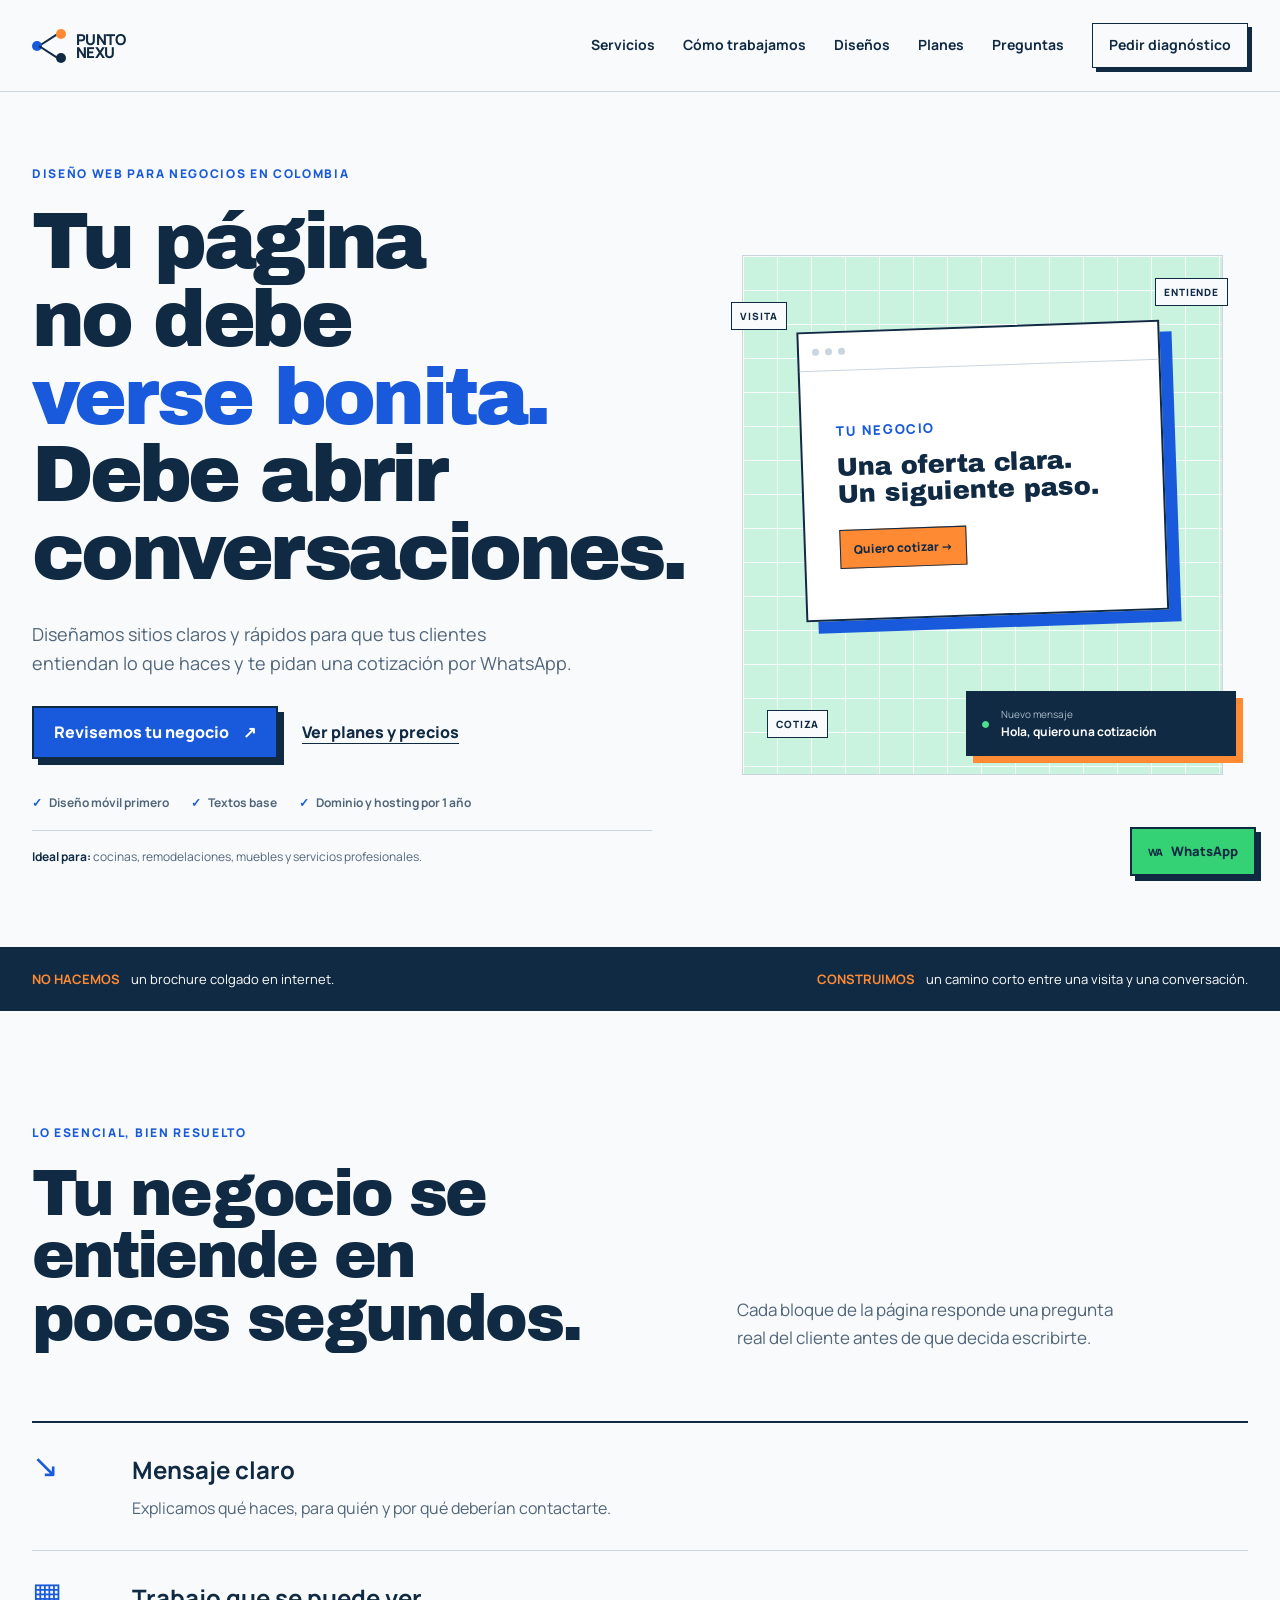
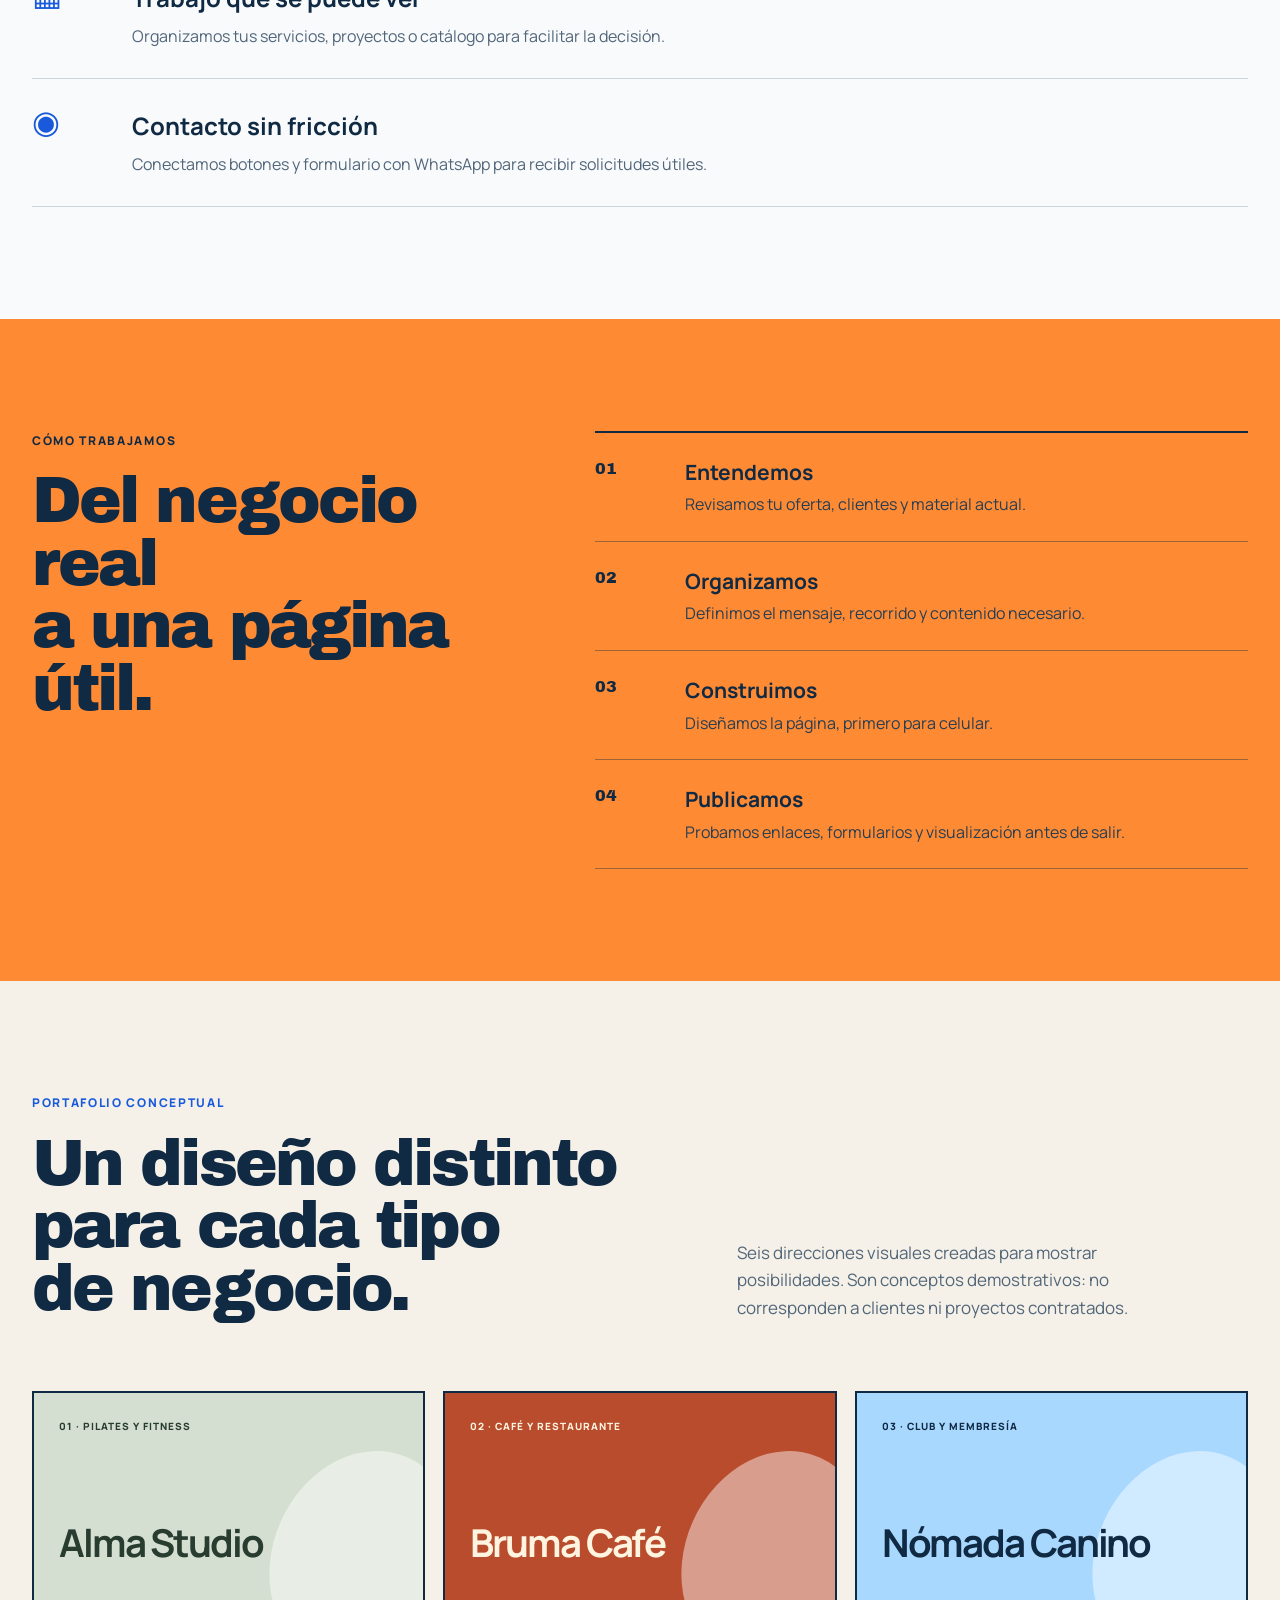
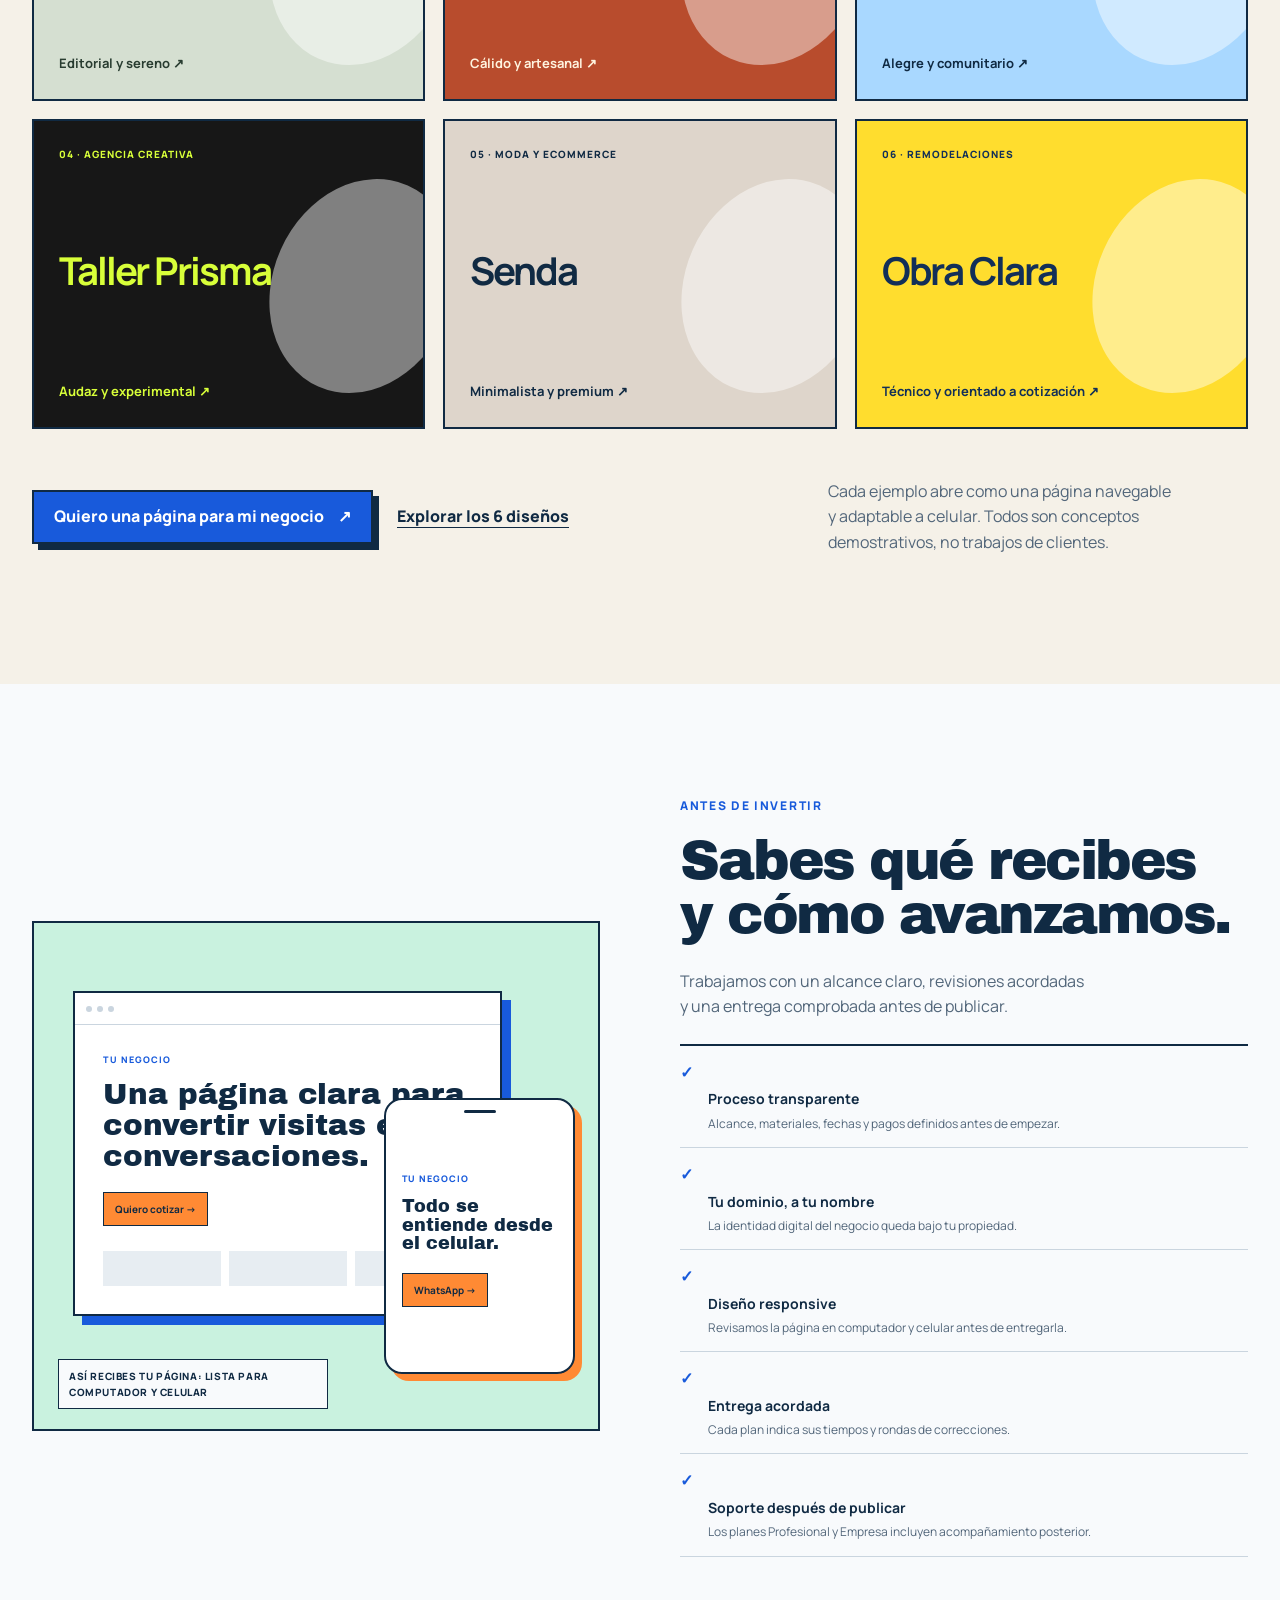
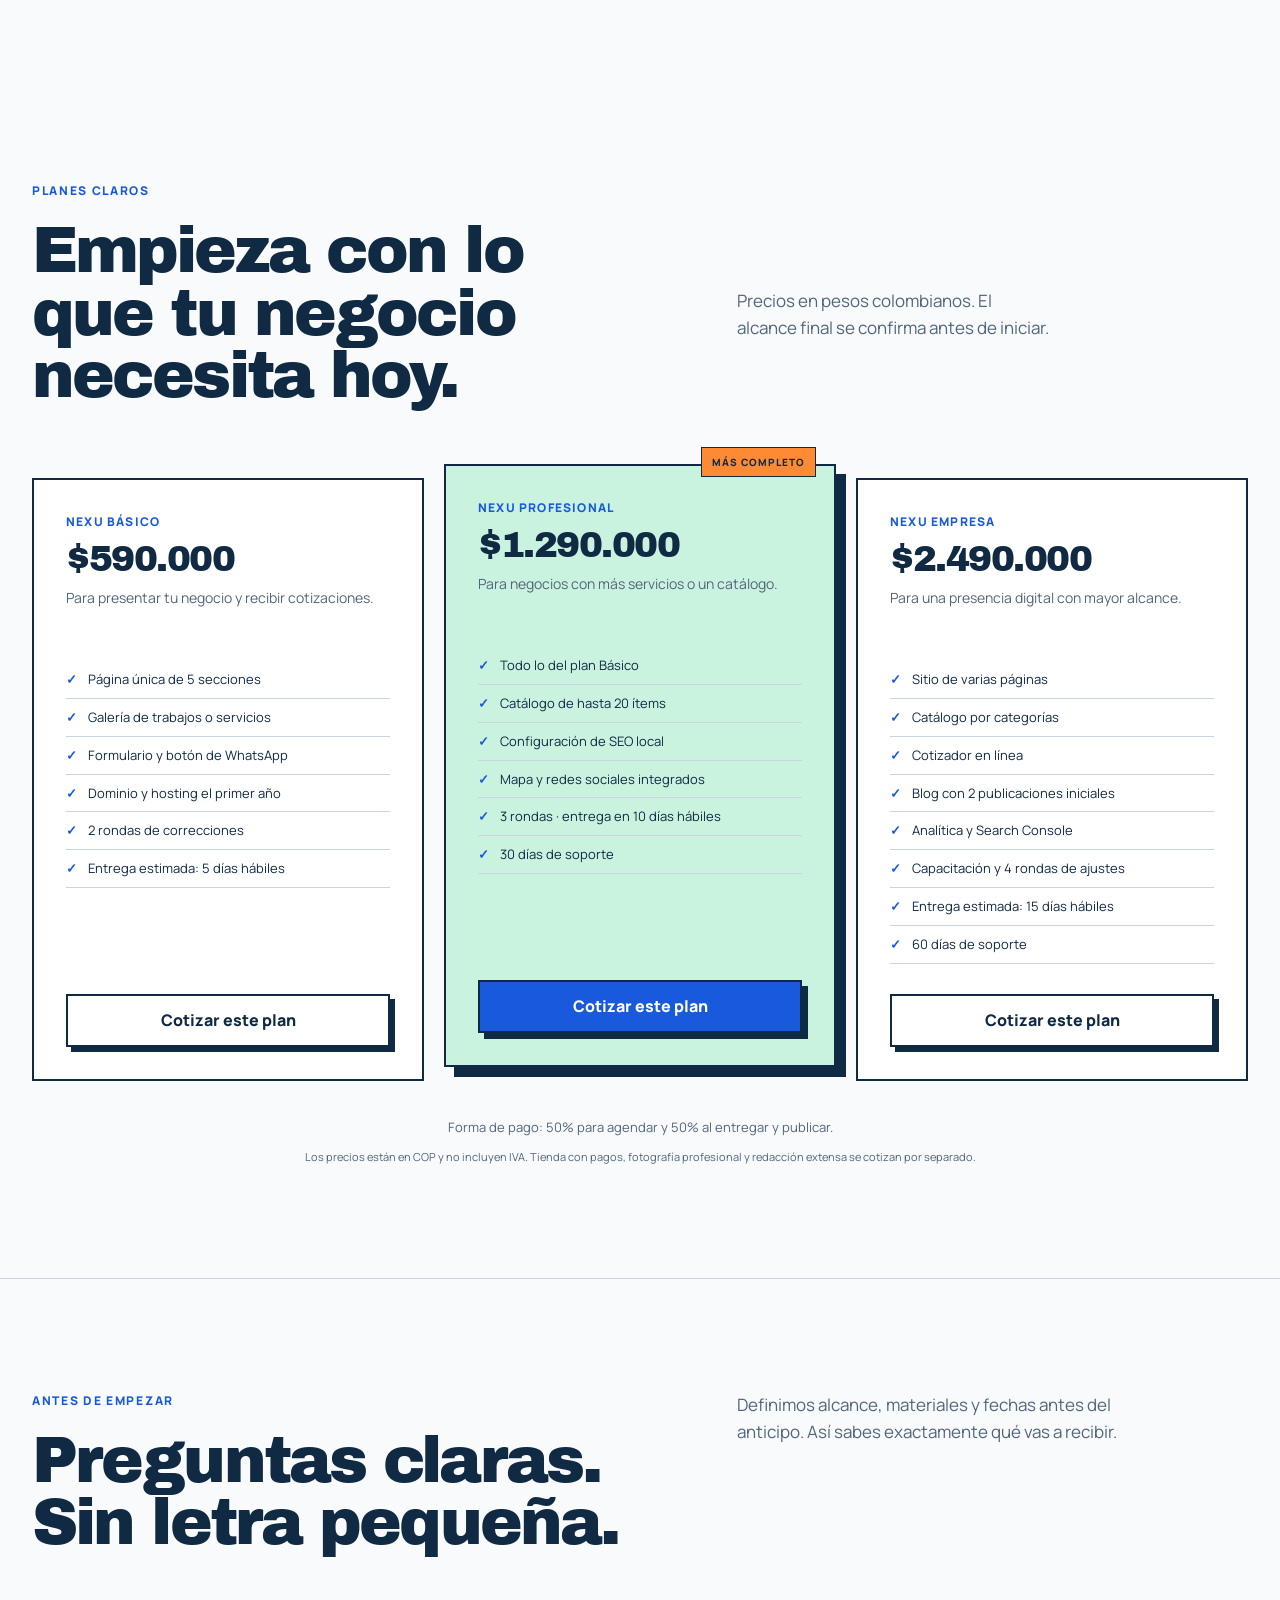
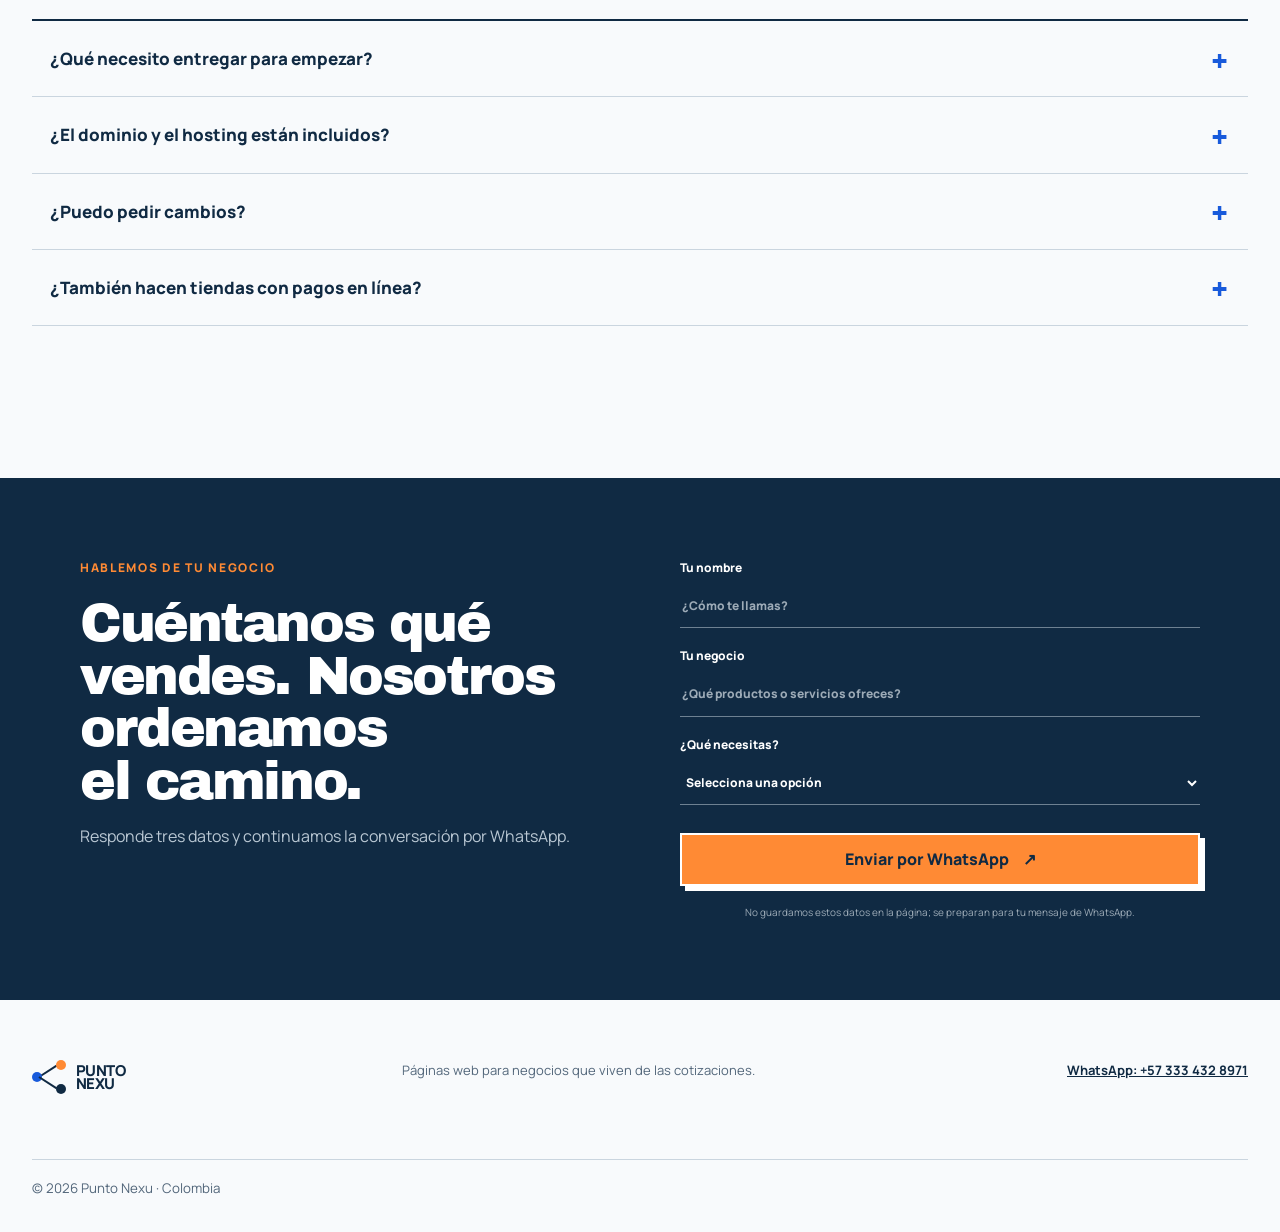
<file: index.html>
<!doctype html>
<html lang="es">
<head>
  <meta charset="utf-8">
  <meta name="viewport" content="width=device-width, initial-scale=1">
  <meta name="description" content="Punto Nexu crea páginas web para negocios que necesitan convertir visitas en conversaciones y solicitudes de cotización.">
  <meta name="theme-color" content="#102a43">
  <title>Punto Nexu | Páginas web que abren conversaciones</title>
  <link rel="preconnect" href="https://fonts.googleapis.com">
  <link rel="preconnect" href="https://fonts.gstatic.com" crossorigin>
  <link href="https://fonts.googleapis.com/css2?family=Archivo+Black&family=Manrope:wght@400;500;600;700;800&display=swap" rel="stylesheet">
  <link rel="stylesheet" href="styles.css?v=20260827-hero-fix">
  <script src="script.js" defer></script>
</head>
<body>
  <a class="skip-link" href="#contenido">Saltar al contenido</a>

  <header class="site-header" data-header>
    <a class="brand" href="#inicio" aria-label="Punto Nexu, inicio">
      <span class="brand-mark" aria-hidden="true"><i></i><i></i><i></i></span>
      <span>PUNTO<br>NEXU</span>
    </a>
    <button class="menu-button" type="button" aria-expanded="false" aria-controls="nav">Menú</button>
    <nav id="nav" aria-label="Navegación principal">
      <a href="#servicios">Servicios</a>
      <a href="#proceso">Cómo trabajamos</a>
      <a href="#portafolio">Diseños</a>
      <a href="#planes">Planes</a>
      <a href="#preguntas">Preguntas</a>
      <a class="nav-cta" href="#contacto">Pedir diagnóstico</a>
    </nav>
  </header>

  <main id="contenido">
    <section class="hero" id="inicio">
      <div class="hero-copy">
        <p class="eyebrow">Diseño web para negocios en Colombia</p>
        <h1>Tu página no debe <span>verse bonita.</span><br>Debe abrir conversaciones.</h1>
        <p class="hero-lead">Diseñamos sitios claros y rápidos para que tus clientes entiendan lo que haces y te pidan una cotización por WhatsApp.</p>
        <div class="hero-actions">
          <a class="button button-primary" href="#contacto">Revisemos tu negocio <span aria-hidden="true">↗</span></a>
          <a class="text-link" href="#planes">Ver planes y precios</a>
        </div>
        <ul class="hero-notes" aria-label="Incluido en el servicio">
          <li>Diseño móvil primero</li>
          <li>Textos base</li>
          <li>Dominio y hosting por 1 año</li>
        </ul>
        <p class="audience-note"><strong>Ideal para:</strong> cocinas, remodelaciones, muebles y servicios profesionales.</p>
      </div>

      <div class="nexu-demo" aria-label="Ejemplo del recorrido de un cliente desde una página web hasta WhatsApp">
        <div class="route route-a"><span>Visita</span></div>
        <div class="route route-b"><span>Entiende</span></div>
        <div class="route route-c"><span>Cotiza</span></div>
        <div class="demo-screen">
          <div class="screen-bar"><b></b><b></b><b></b></div>
          <div class="screen-content">
            <small>TU NEGOCIO</small>
            <strong>Una oferta clara.<br>Un siguiente paso.</strong>
            <span>Quiero cotizar →</span>
          </div>
        </div>
        <div class="message-card">
          <span class="message-dot">●</span>
          <div><small>Nuevo mensaje</small><strong>Hola, quiero una cotización</strong></div>
        </div>
      </div>
    </section>

    <section class="signal-strip" aria-label="Propuesta de valor">
      <p><strong>NO HACEMOS</strong> un brochure colgado en internet.</p>
      <p><strong>CONSTRUIMOS</strong> un camino corto entre una visita y una conversación.</p>
    </section>

    <section class="section services" id="servicios">
      <div class="section-intro">
        <p class="eyebrow">Lo esencial, bien resuelto</p>
        <h2>Tu negocio se entiende en pocos segundos.</h2>
        <p>Cada bloque de la página responde una pregunta real del cliente antes de que decida escribirte.</p>
      </div>
      <div class="service-list">
        <article>
          <span class="service-icon" aria-hidden="true">↘</span>
          <div><h3>Mensaje claro</h3><p>Explicamos qué haces, para quién y por qué deberían contactarte.</p></div>
        </article>
        <article>
          <span class="service-icon" aria-hidden="true">▦</span>
          <div><h3>Trabajo que se puede ver</h3><p>Organizamos tus servicios, proyectos o catálogo para facilitar la decisión.</p></div>
        </article>
        <article>
          <span class="service-icon" aria-hidden="true">◉</span>
          <div><h3>Contacto sin fricción</h3><p>Conectamos botones y formulario con WhatsApp para recibir solicitudes útiles.</p></div>
        </article>
      </div>
    </section>

    <section class="section process" id="proceso">
      <div class="process-heading">
        <p class="eyebrow">Cómo trabajamos</p>
        <h2>Del negocio real<br>a una página útil.</h2>
      </div>
      <ol class="steps">
        <li><span>01</span><div><h3>Entendemos</h3><p>Revisamos tu oferta, clientes y material actual.</p></div></li>
        <li><span>02</span><div><h3>Organizamos</h3><p>Definimos el mensaje, recorrido y contenido necesario.</p></div></li>
        <li><span>03</span><div><h3>Construimos</h3><p>Diseñamos la página, primero para celular.</p></div></li>
        <li><span>04</span><div><h3>Publicamos</h3><p>Probamos enlaces, formularios y visualización antes de salir.</p></div></li>
      </ol>
    </section>

    <section class="section portfolio" id="portafolio">
      <div class="section-intro">
        <p class="eyebrow">Portafolio conceptual</p>
        <h2>Un diseño distinto para cada tipo de negocio.</h2>
        <p>Seis direcciones visuales creadas para mostrar posibilidades. Son conceptos demostrativos: no corresponden a clientes ni proyectos contratados.</p>
      </div>
      <div class="portfolio-grid">
        <a class="portfolio-card concept-alma" href="portfolio/alma-studio/">
          <span>01 · PILATES Y FITNESS</span><strong>Alma Studio</strong><small>Editorial y sereno ↗</small>
        </a>
        <a class="portfolio-card concept-bruma" href="portfolio/bruma-cafe/">
          <span>02 · CAFÉ Y RESTAURANTE</span><strong>Bruma Café</strong><small>Cálido y artesanal ↗</small>
        </a>
        <a class="portfolio-card concept-nomada" href="portfolio/nomada-canino/">
          <span>03 · CLUB Y MEMBRESÍA</span><strong>Nómada Canino</strong><small>Alegre y comunitario ↗</small>
        </a>
        <a class="portfolio-card concept-prisma" href="portfolio/taller-prisma/">
          <span>04 · AGENCIA CREATIVA</span><strong>Taller Prisma</strong><small>Audaz y experimental ↗</small>
        </a>
        <a class="portfolio-card concept-senda" href="portfolio/senda-moda/">
          <span>05 · MODA Y ECOMMERCE</span><strong>Senda</strong><small>Minimalista y premium ↗</small>
        </a>
        <a class="portfolio-card concept-obra" href="portfolio/obra-clara/">
          <span>06 · REMODELACIONES</span><strong>Obra Clara</strong><small>Técnico y orientado a cotización ↗</small>
        </a>
      </div>
      <div class="portfolio-action">
        <div class="portfolio-buttons">
          <a class="button button-primary" href="#contacto">Quiero una página para mi negocio <span aria-hidden="true">↗</span></a>
          <a class="text-link" href="portfolio/">Explorar los 6 diseños</a>
        </div>
        <p>Cada ejemplo abre como una página navegable y adaptable a celular. Todos son conceptos demostrativos, no trabajos de clientes.</p>
      </div>
    </section>

    <section class="section assurance" aria-labelledby="assurance-title">
      <div class="assurance-visual" aria-label="Representación de una página terminada en computador y celular">
        <div class="device device-desktop" aria-hidden="true">
          <div class="device-bar"><i></i><i></i><i></i></div>
          <div class="device-page">
            <span>Tu negocio</span>
            <strong>Una página clara para convertir visitas en conversaciones.</strong>
            <b>Quiero cotizar →</b>
            <div class="device-lines"><i></i><i></i><i></i></div>
          </div>
        </div>
        <div class="device device-mobile" aria-hidden="true">
          <div class="mobile-speaker"></div>
          <div class="device-page">
            <span>Tu negocio</span>
            <strong>Todo se entiende desde el celular.</strong>
            <b>WhatsApp →</b>
          </div>
        </div>
        <span class="delivery-label">Así recibes tu página: lista para computador y celular</span>
      </div>
      <div class="assurance-copy">
        <p class="eyebrow">Antes de invertir</p>
        <h2 id="assurance-title">Sabes qué recibes y cómo avanzamos.</h2>
        <p class="assurance-lead">Trabajamos con un alcance claro, revisiones acordadas y una entrega comprobada antes de publicar.</p>
        <ul class="trust-list">
          <li><strong>Proceso transparente</strong><span>Alcance, materiales, fechas y pagos definidos antes de empezar.</span></li>
          <li><strong>Tu dominio, a tu nombre</strong><span>La identidad digital del negocio queda bajo tu propiedad.</span></li>
          <li><strong>Diseño responsive</strong><span>Revisamos la página en computador y celular antes de entregarla.</span></li>
          <li><strong>Entrega acordada</strong><span>Cada plan indica sus tiempos y rondas de correcciones.</span></li>
          <li><strong>Soporte después de publicar</strong><span>Los planes Profesional y Empresa incluyen acompañamiento posterior.</span></li>
        </ul>
      </div>
    </section>

    <section class="section plans" id="planes">
      <div class="section-intro plans-intro">
        <p class="eyebrow">Planes claros</p>
        <h2>Empieza con lo que tu negocio necesita hoy.</h2>
        <p>Precios en pesos colombianos. El alcance final se confirma antes de iniciar.</p>
      </div>
      <div class="plan-grid">
        <article class="plan-card">
          <p class="plan-name">Nexu Básico</p>
          <h3>$590.000</h3>
          <p class="plan-for">Para presentar tu negocio y recibir cotizaciones.</p>
          <ul>
            <li>Página única de 5 secciones</li>
            <li>Galería de trabajos o servicios</li>
            <li>Formulario y botón de WhatsApp</li>
            <li>Dominio y hosting el primer año</li>
            <li>2 rondas de correcciones</li>
            <li>Entrega estimada: 5 días hábiles</li>
          </ul>
          <a class="button button-secondary" href="#contacto" data-plan="Nexu Básico">Cotizar este plan</a>
        </article>
        <article class="plan-card featured">
          <p class="recommendation">Más completo</p>
          <p class="plan-name">Nexu Profesional</p>
          <h3>$1.290.000</h3>
          <p class="plan-for">Para negocios con más servicios o un catálogo.</p>
          <ul>
            <li>Todo lo del plan Básico</li>
            <li>Catálogo de hasta 20 ítems</li>
            <li>Configuración de SEO local</li>
            <li>Mapa y redes sociales integrados</li>
            <li>3 rondas · entrega en 10 días hábiles</li>
            <li>30 días de soporte</li>
          </ul>
          <a class="button button-primary" href="#contacto" data-plan="Nexu Profesional">Cotizar este plan</a>
        </article>
        <article class="plan-card">
          <p class="plan-name">Nexu Empresa</p>
          <h3>$2.490.000</h3>
          <p class="plan-for">Para una presencia digital con mayor alcance.</p>
          <ul>
            <li>Sitio de varias páginas</li>
            <li>Catálogo por categorías</li>
            <li>Cotizador en línea</li>
            <li>Blog con 2 publicaciones iniciales</li>
            <li>Analítica y Search Console</li>
            <li>Capacitación y 4 rondas de ajustes</li>
            <li>Entrega estimada: 15 días hábiles</li>
            <li>60 días de soporte</li>
          </ul>
          <a class="button button-secondary" href="#contacto" data-plan="Nexu Empresa">Cotizar este plan</a>
        </article>
      </div>
      <p class="payment-note">Forma de pago: 50% para agendar y 50% al entregar y publicar.</p>
      <p class="scope-note">Los precios están en COP y no incluyen IVA. Tienda con pagos, fotografía profesional y redacción extensa se cotizan por separado.</p>
    </section>

    <section class="section faq" id="preguntas">
      <div class="section-intro">
        <div>
          <p class="eyebrow">Antes de empezar</p>
          <h2>Preguntas claras.<br>Sin letra pequeña.</h2>
        </div>
        <p>Definimos alcance, materiales y fechas antes del anticipo. Así sabes exactamente qué vas a recibir.</p>
      </div>
      <div class="faq-list">
        <details>
          <summary>¿Qué necesito entregar para empezar?</summary>
          <p>Información de tu negocio, servicios, datos de contacto y las fotos o materiales que ya tengas. Nosotros organizamos el mensaje y redactamos los textos base.</p>
        </details>
        <details>
          <summary>¿El dominio y el hosting están incluidos?</summary>
          <p>Sí, durante el primer año. Antes de iniciar confirmamos el dominio disponible y dejamos claro el costo de renovación futura.</p>
        </details>
        <details>
          <summary>¿Puedo pedir cambios?</summary>
          <p>Sí. El plan Básico incluye 2 rondas de correcciones, el Profesional 3 y el Empresa 4.</p>
        </details>
        <details>
          <summary>¿También hacen tiendas con pagos en línea?</summary>
          <p>No están incluidas en estos planes. Podemos revisar el alcance y cotizar una tienda en línea por separado.</p>
        </details>
      </div>
    </section>

    <section class="contact" id="contacto">
      <div class="contact-copy">
        <p class="eyebrow">Hablemos de tu negocio</p>
        <h2>Cuéntanos qué vendes. Nosotros ordenamos el camino.</h2>
        <p>Responde tres datos y continuamos la conversación por WhatsApp.</p>
      </div>
      <form id="quote-form">
        <input type="hidden" name="plan" value="">
        <label>Tu nombre<input name="name" autocomplete="name" required placeholder="¿Cómo te llamas?"></label>
        <label>Tu negocio<input name="business" autocomplete="organization" required placeholder="¿Qué productos o servicios ofreces?"></label>
        <label>¿Qué necesitas?
          <select name="need" required>
            <option value="" selected disabled>Selecciona una opción</option>
            <option>Una página para presentar mi negocio</option>
            <option>Un catálogo de productos o servicios</option>
            <option>Un sitio web más completo</option>
            <option>No estoy seguro, necesito orientación</option>
          </select>
        </label>
        <button class="button button-primary" type="submit">Enviar por WhatsApp <span aria-hidden="true">↗</span></button>
        <p class="form-note">No guardamos estos datos en la página; se preparan para tu mensaje de WhatsApp.</p>
      </form>
    </section>
  </main>

  <a class="whatsapp-float" href="https://wa.me/573334328971?text=Hola%2C%20vengo%20de%20la%20p%C3%A1gina%20de%20Punto%20Nexu%20y%20quiero%20informaci%C3%B3n." target="_blank" rel="noopener" aria-label="Hablar con Punto Nexu por WhatsApp">
    <span class="whatsapp-symbol" aria-hidden="true">WA</span><span class="whatsapp-label">WhatsApp</span>
  </a>

  <footer>
    <a class="brand footer-brand" href="#inicio"><span class="brand-mark" aria-hidden="true"><i></i><i></i><i></i></span><span>PUNTO<br>NEXU</span></a>
    <p>Páginas web para negocios que viven de las cotizaciones.</p>
    <div><a href="https://wa.me/573334328971" rel="noopener">WhatsApp: +57 333 432 8971</a></div>
    <small>© <span id="year"></span> Punto Nexu · Colombia</small>
  </footer>
</body>
</html>
</file>
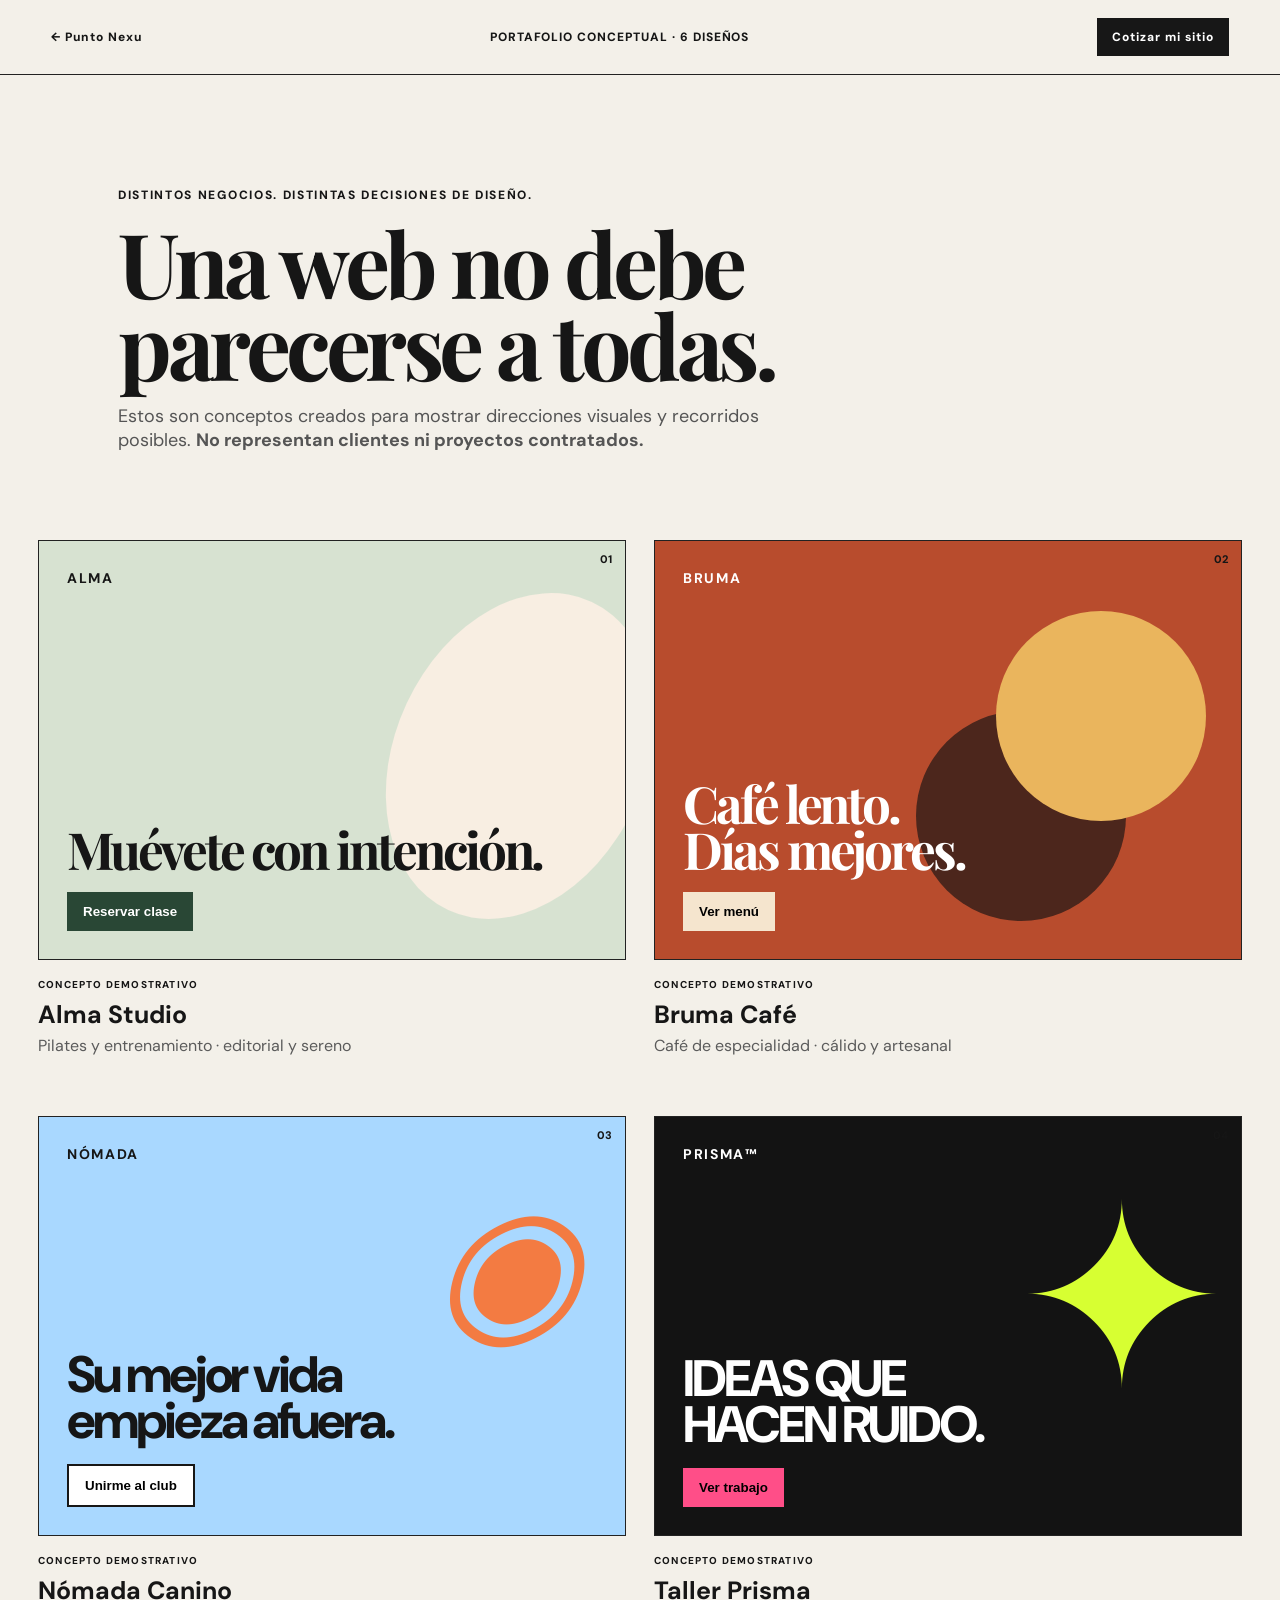
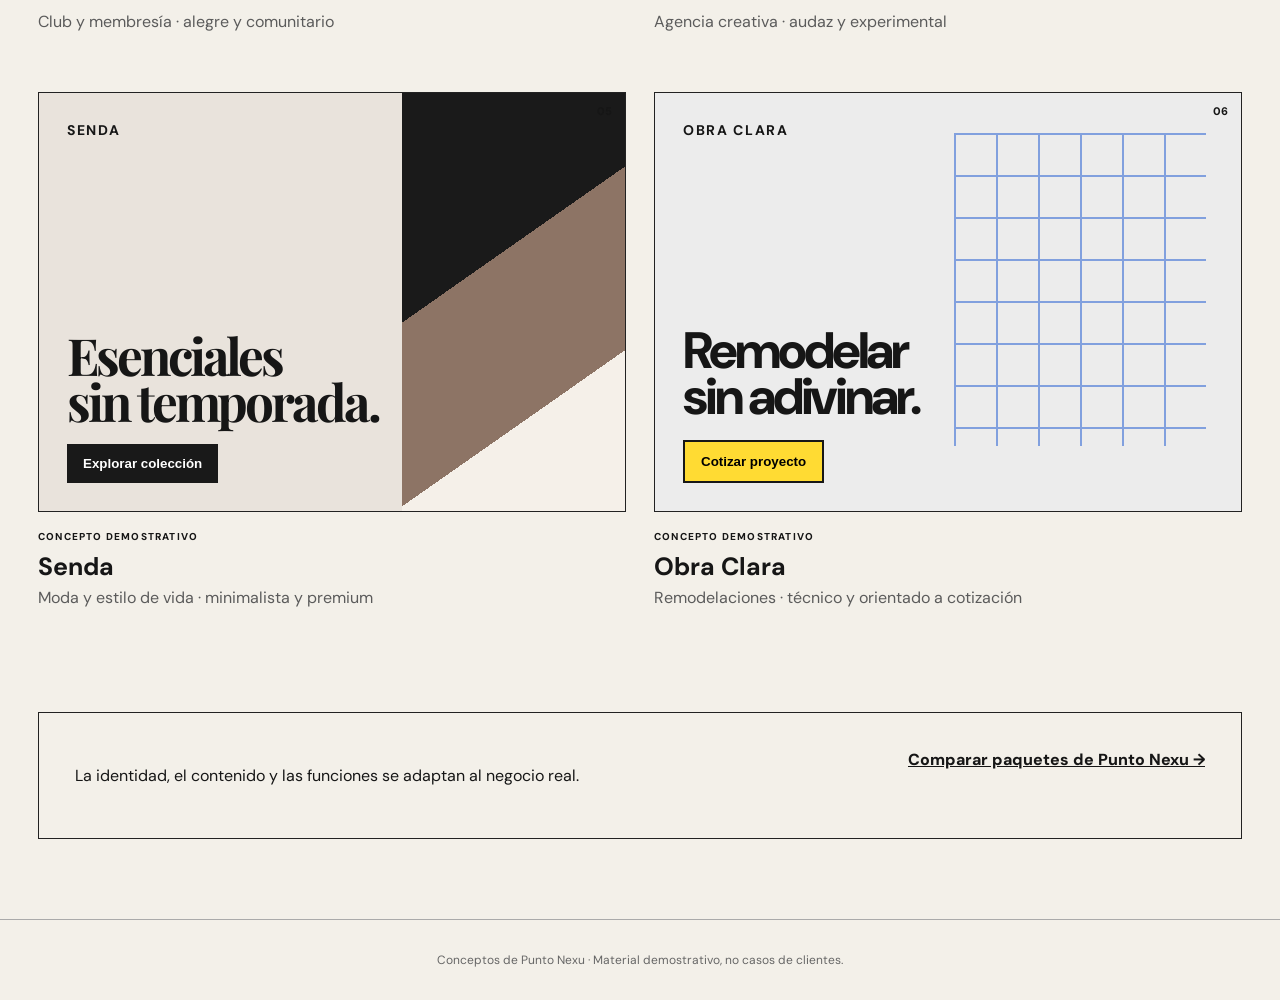
<file: portfolio/index.html>
<!doctype html>
<html lang="es"><head><meta charset="utf-8"><meta name="viewport" content="width=device-width,initial-scale=1"><title>Portafolio conceptual | Punto Nexu</title><meta name="description" content="Seis conceptos demostrativos de diseño web creados por Punto Nexu."><link rel="stylesheet" href="portfolio.css"></head>
<body><header><a class="back" href="../index.html#portafolio">← Punto Nexu</a><span>PORTAFOLIO CONCEPTUAL · 6 DISEÑOS</span><a class="cta" href="../index.html#contacto">Cotizar mi sitio</a></header>
<main><section class="intro"><p class="kicker">Distintos negocios. Distintas decisiones de diseño.</p><h1>Una web no debe parecerse a todas.</h1><p>Estos son conceptos creados para mostrar direcciones visuales y recorridos posibles. <strong>No representan clientes ni proyectos contratados.</strong></p></section>
<section class="grid" aria-label="Conceptos demostrativos">
<a class="card pilates" href="alma-studio/"><span class="num">01</span><div class="mock"><b>ALMA</b><i></i><strong>Muévete con intención.</strong><button>Reservar clase</button></div><div class="meta"><small>CONCEPTO DEMOSTRATIVO</small><h2>Alma Studio</h2><p>Pilates y entrenamiento · editorial y sereno</p></div></a>
<a class="card cafe" href="bruma-cafe/"><span class="num">02</span><div class="mock"><b>BRUMA</b><i></i><strong>Café lento.<br>Días mejores.</strong><button>Ver menú</button></div><div class="meta"><small>CONCEPTO DEMOSTRATIVO</small><h2>Bruma Café</h2><p>Café de especialidad · cálido y artesanal</p></div></a>
<a class="card dog" href="nomada-canino/"><span class="num">03</span><div class="mock"><b>NÓMADA</b><i>◉</i><strong>Su mejor vida<br>empieza afuera.</strong><button>Unirme al club</button></div><div class="meta"><small>CONCEPTO DEMOSTRATIVO</small><h2>Nómada Canino</h2><p>Club y membresía · alegre y comunitario</p></div></a>
<a class="card agency" href="taller-prisma/"><span class="num">04</span><div class="mock"><b>PRISMA™</b><i>✦</i><strong>Ideas que<br>hacen ruido.</strong><button>Ver trabajo</button></div><div class="meta"><small>CONCEPTO DEMOSTRATIVO</small><h2>Taller Prisma</h2><p>Agencia creativa · audaz y experimental</p></div></a>
<a class="card fashion" href="senda-moda/"><span class="num">05</span><div class="mock"><b>SENDA</b><i></i><strong>Esenciales<br>sin temporada.</strong><button>Explorar colección</button></div><div class="meta"><small>CONCEPTO DEMOSTRATIVO</small><h2>Senda</h2><p>Moda y estilo de vida · minimalista y premium</p></div></a>
<a class="card remodel" href="obra-clara/"><span class="num">06</span><div class="mock"><b>OBRA CLARA</b><i></i><strong>Remodelar<br>sin adivinar.</strong><button>Cotizar proyecto</button></div><div class="meta"><small>CONCEPTO DEMOSTRATIVO</small><h2>Obra Clara</h2><p>Remodelaciones · técnico y orientado a cotización</p></div></a>
</section><section class="closing"><p>La identidad, el contenido y las funciones se adaptan al negocio real.</p><a href="../index.html#planes">Comparar paquetes de Punto Nexu →</a></section></main>
<footer>Conceptos de Punto Nexu · Material demostrativo, no casos de clientes.</footer></body></html>
</file>
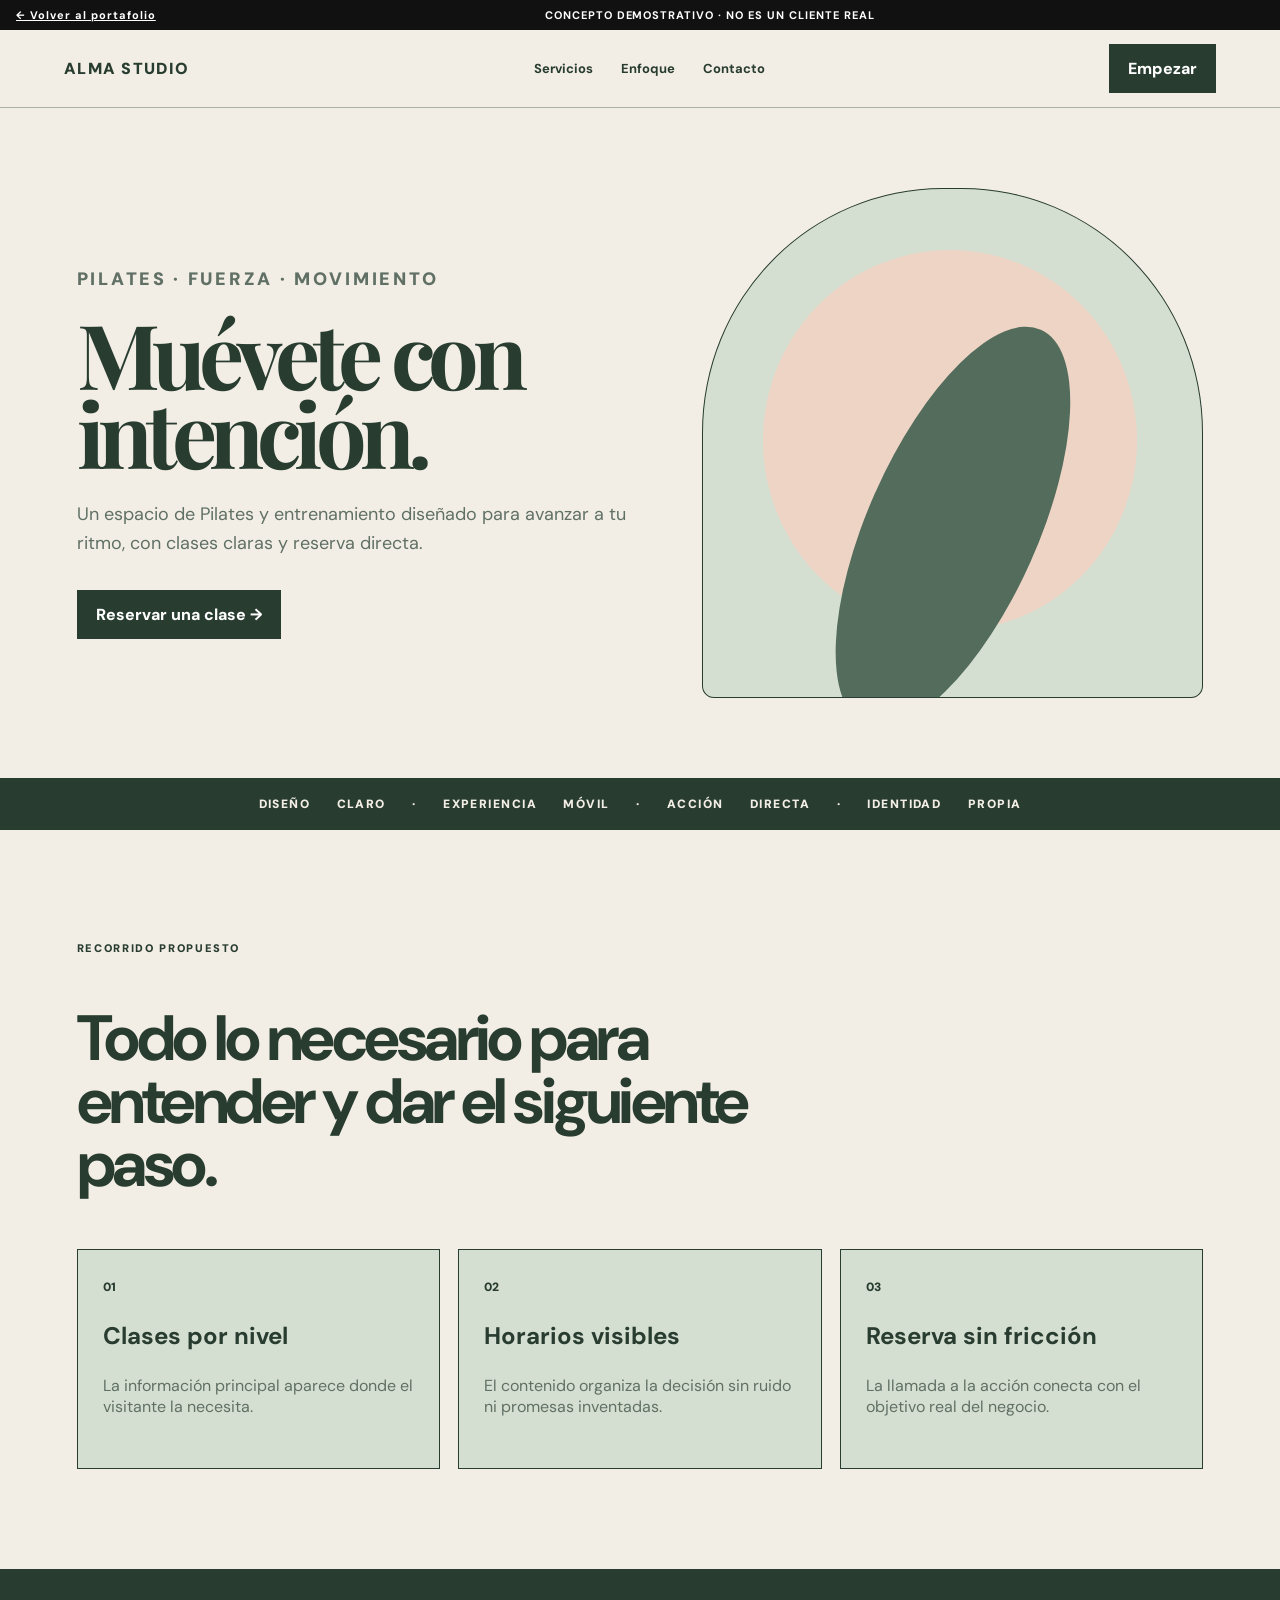
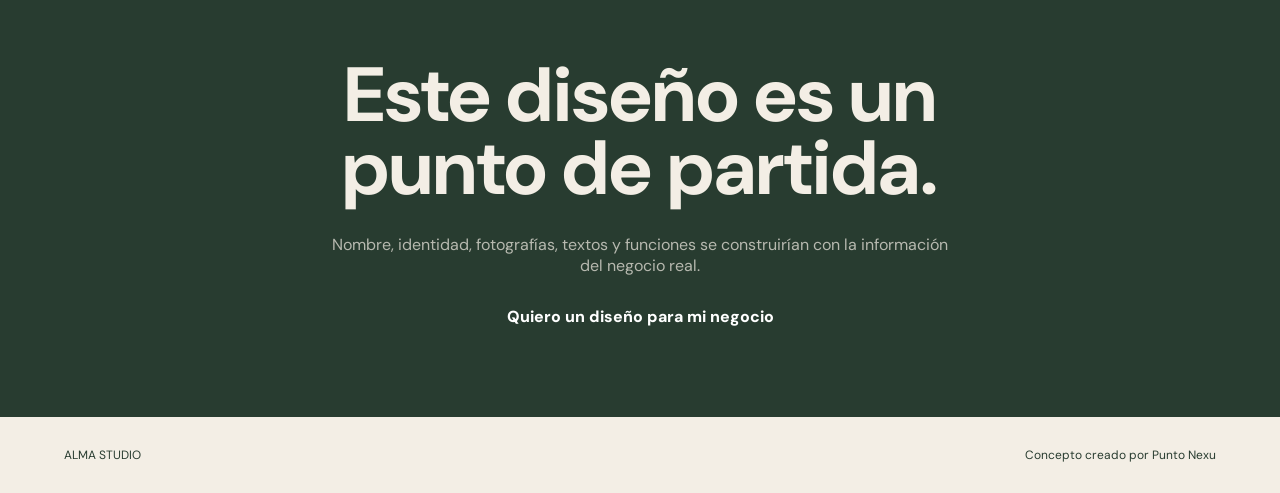
<file: portfolio/alma-studio/index.html>
<!doctype html><html lang="es"><head><meta charset="utf-8"><meta name="viewport" content="width=device-width,initial-scale=1"><title>ALMA STUDIO | Concepto Punto Nexu</title><meta name="description" content="Concepto demostrativo de diseño web para Pilates · Fuerza · Movimiento."><link rel="stylesheet" href="../demo.css"></head><body class="alma"><div class="concept"><a href="../">← Volver al portafolio</a>CONCEPTO DEMOSTRATIVO · NO ES UN CLIENTE REAL</div><header class="site-nav"><span class="logo">ALMA STUDIO</span><nav><a href="#servicios">Servicios</a><a href="#enfoque">Enfoque</a><a href="#contacto">Contacto</a></nav><a class="nav-btn" href="#contacto">Empezar</a></header><main><section class="hero"><div><p class="eyebrow">Pilates · Fuerza · Movimiento</p><h1>Muévete con intención.</h1><p>Un espacio de Pilates y entrenamiento diseñado para avanzar a tu ritmo, con clases claras y reserva directa.</p><a href="#contacto">Reservar una clase →</a></div><div class="art" aria-label="Composición gráfica demostrativa"></div></section><div class="ticker">DISEÑO CLARO · EXPERIENCIA MÓVIL · ACCIÓN DIRECTA · IDENTIDAD PROPIA</div><section class="features" id="servicios"><p class="eyebrow">Recorrido propuesto</p><h2>Todo lo necesario para entender y dar el siguiente paso.</h2><div class="feature-grid"><article><span>01</span><h3>Clases por nivel</h3><p>La información principal aparece donde el visitante la necesita.</p></article><article><span>02</span><h3>Horarios visibles</h3><p>El contenido organiza la decisión sin ruido ni promesas inventadas.</p></article><article><span>03</span><h3>Reserva sin fricción</h3><p>La llamada a la acción conecta con el objetivo real del negocio.</p></article></div></section><section class="final" id="contacto"><h2>Este diseño es un punto de partida.</h2><p>Nombre, identidad, fotografías, textos y funciones se construirían con la información del negocio real.</p><a href="../../index.html#contacto">Quiero un diseño para mi negocio</a></section></main><footer class="site-footer"><span>ALMA STUDIO</span><span>Concepto creado por Punto Nexu</span></footer></body></html>
</file>
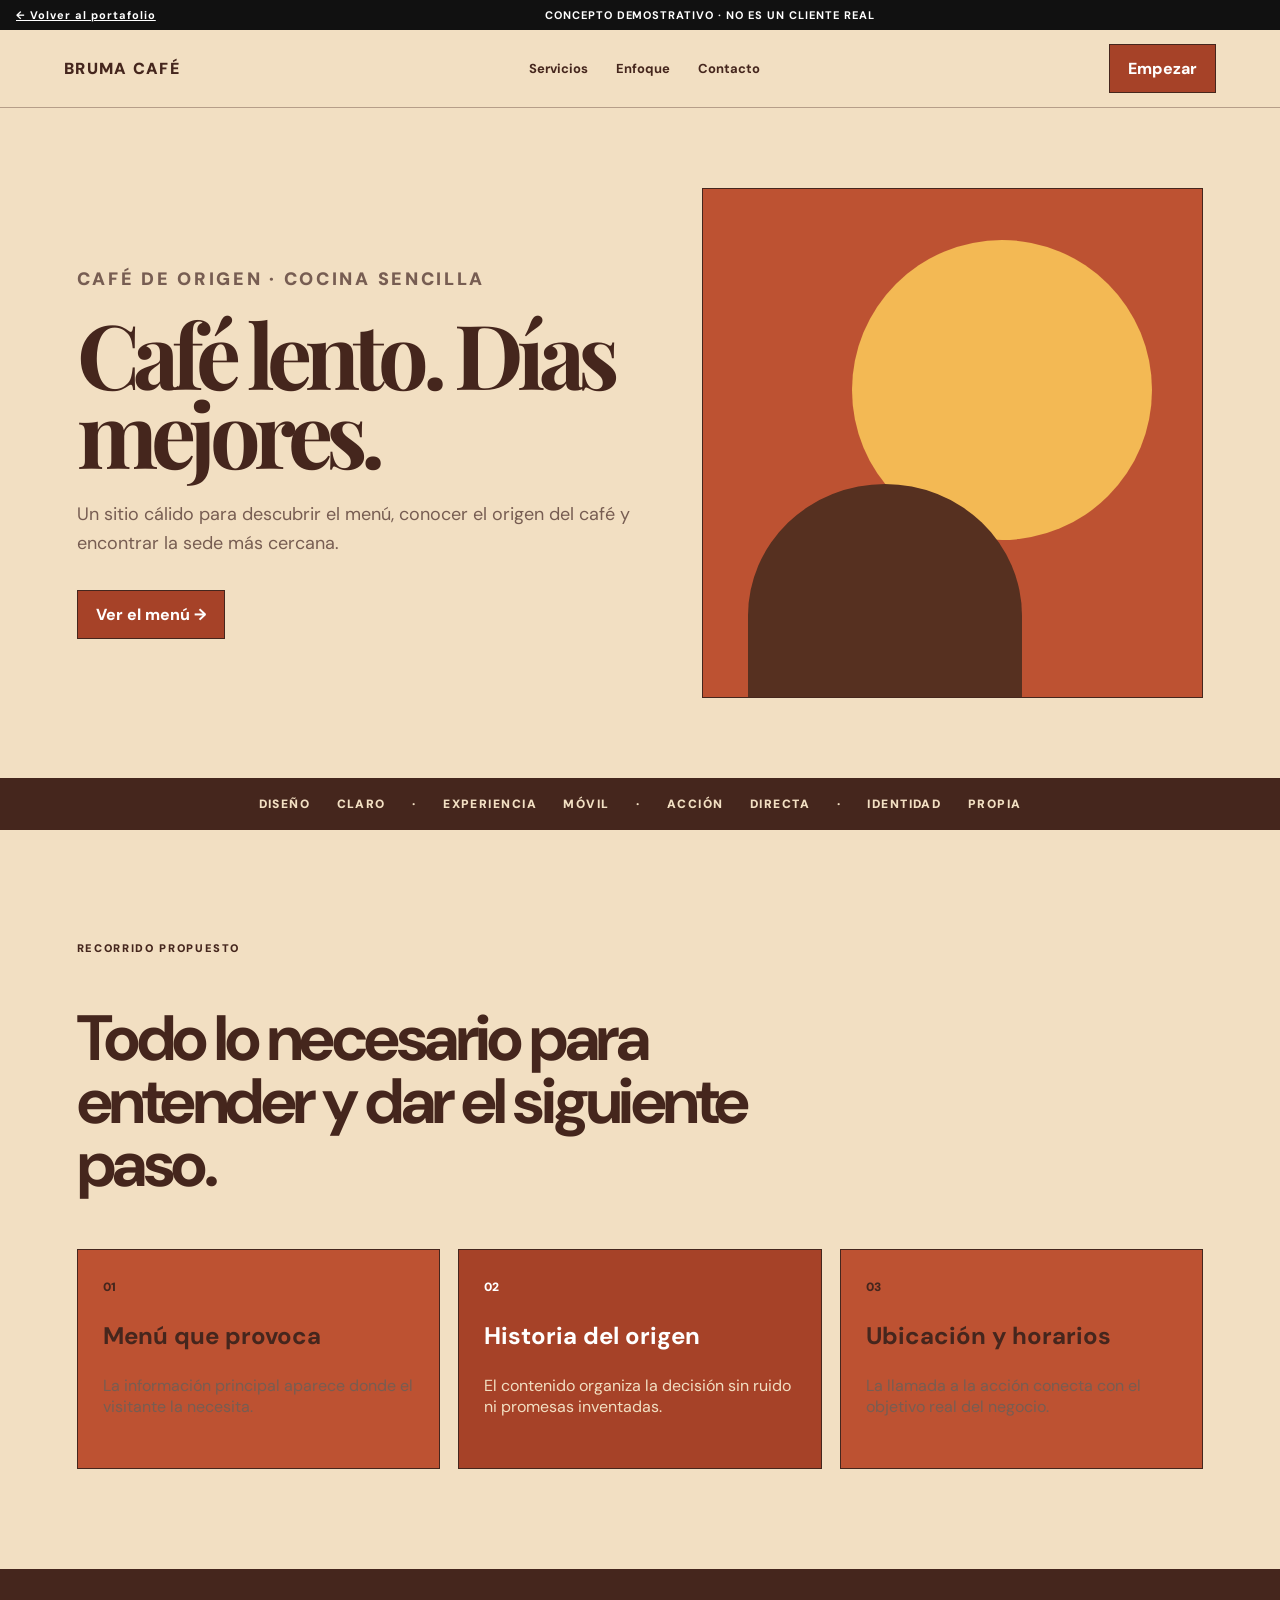
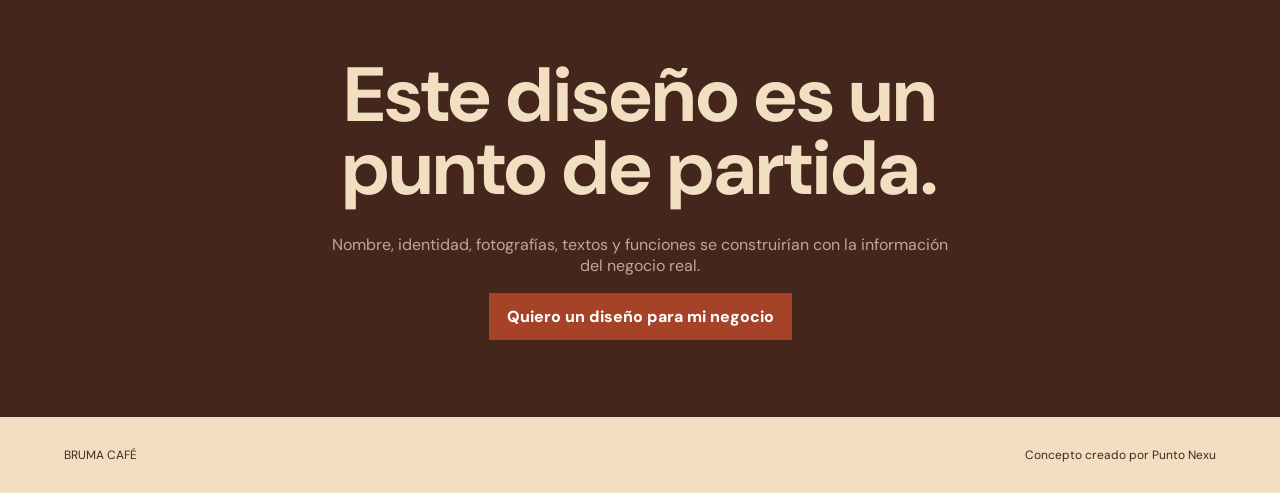
<file: portfolio/bruma-cafe/index.html>
<!doctype html><html lang="es"><head><meta charset="utf-8"><meta name="viewport" content="width=device-width,initial-scale=1"><title>BRUMA CAFÉ | Concepto Punto Nexu</title><meta name="description" content="Concepto demostrativo de diseño web para Café de origen · Cocina sencilla."><link rel="stylesheet" href="../demo.css"></head><body class="bruma"><div class="concept"><a href="../">← Volver al portafolio</a>CONCEPTO DEMOSTRATIVO · NO ES UN CLIENTE REAL</div><header class="site-nav"><span class="logo">BRUMA CAFÉ</span><nav><a href="#servicios">Servicios</a><a href="#enfoque">Enfoque</a><a href="#contacto">Contacto</a></nav><a class="nav-btn" href="#contacto">Empezar</a></header><main><section class="hero"><div><p class="eyebrow">Café de origen · Cocina sencilla</p><h1>Café lento. Días mejores.</h1><p>Un sitio cálido para descubrir el menú, conocer el origen del café y encontrar la sede más cercana.</p><a href="#contacto">Ver el menú →</a></div><div class="art" aria-label="Composición gráfica demostrativa"></div></section><div class="ticker">DISEÑO CLARO · EXPERIENCIA MÓVIL · ACCIÓN DIRECTA · IDENTIDAD PROPIA</div><section class="features" id="servicios"><p class="eyebrow">Recorrido propuesto</p><h2>Todo lo necesario para entender y dar el siguiente paso.</h2><div class="feature-grid"><article><span>01</span><h3>Menú que provoca</h3><p>La información principal aparece donde el visitante la necesita.</p></article><article><span>02</span><h3>Historia del origen</h3><p>El contenido organiza la decisión sin ruido ni promesas inventadas.</p></article><article><span>03</span><h3>Ubicación y horarios</h3><p>La llamada a la acción conecta con el objetivo real del negocio.</p></article></div></section><section class="final" id="contacto"><h2>Este diseño es un punto de partida.</h2><p>Nombre, identidad, fotografías, textos y funciones se construirían con la información del negocio real.</p><a href="../../index.html#contacto">Quiero un diseño para mi negocio</a></section></main><footer class="site-footer"><span>BRUMA CAFÉ</span><span>Concepto creado por Punto Nexu</span></footer></body></html>
</file>
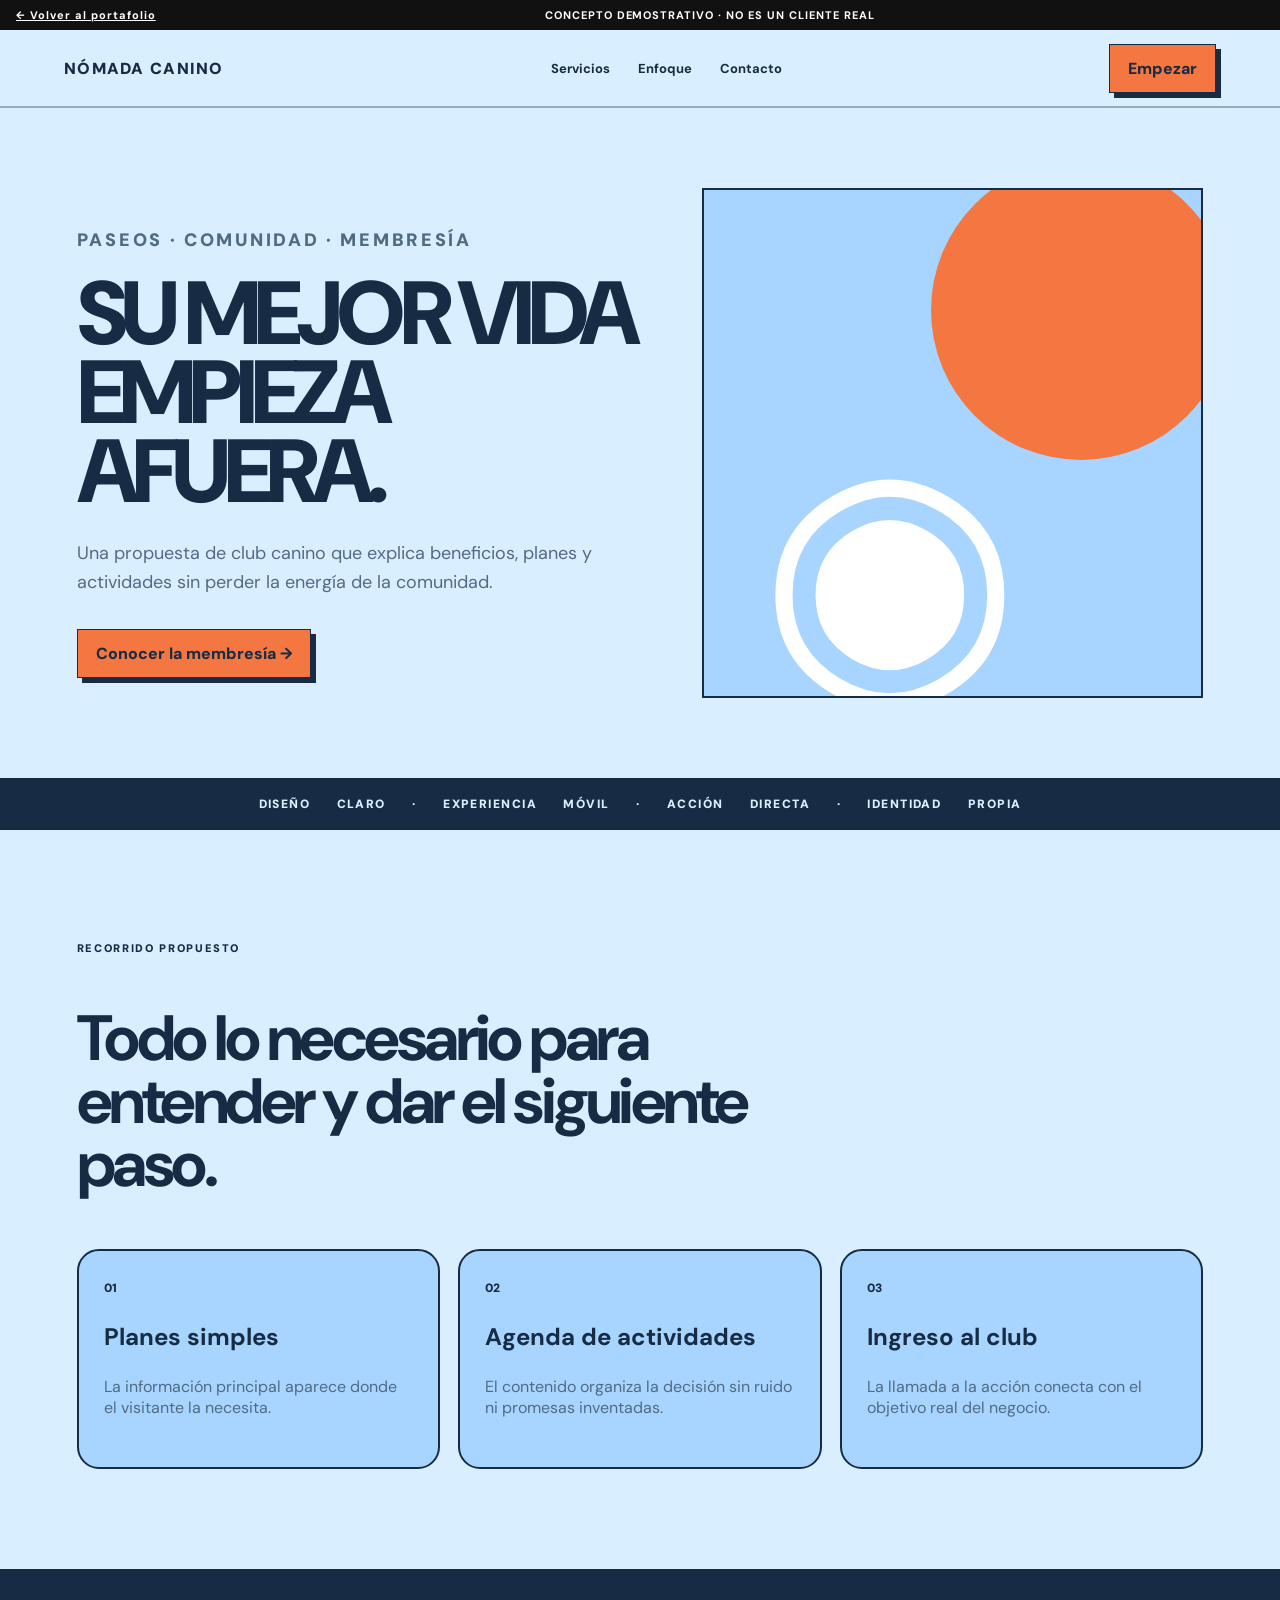
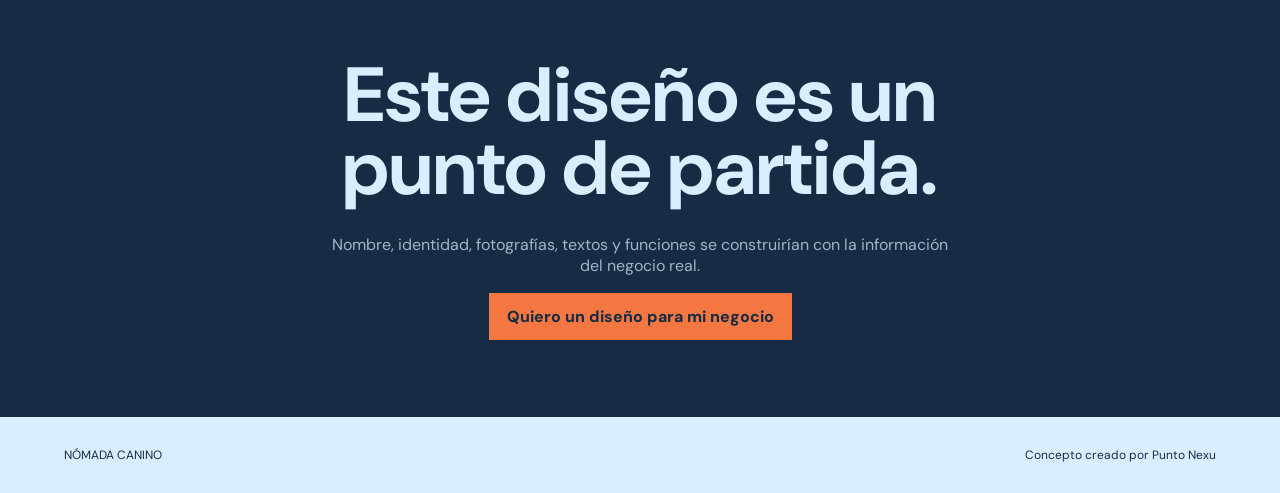
<file: portfolio/nomada-canino/index.html>
<!doctype html><html lang="es"><head><meta charset="utf-8"><meta name="viewport" content="width=device-width,initial-scale=1"><title>NÓMADA CANINO | Concepto Punto Nexu</title><meta name="description" content="Concepto demostrativo de diseño web para Paseos · Comunidad · Membresía."><link rel="stylesheet" href="../demo.css"></head><body class="nomada"><div class="concept"><a href="../">← Volver al portafolio</a>CONCEPTO DEMOSTRATIVO · NO ES UN CLIENTE REAL</div><header class="site-nav"><span class="logo">NÓMADA CANINO</span><nav><a href="#servicios">Servicios</a><a href="#enfoque">Enfoque</a><a href="#contacto">Contacto</a></nav><a class="nav-btn" href="#contacto">Empezar</a></header><main><section class="hero"><div><p class="eyebrow">Paseos · Comunidad · Membresía</p><h1>Su mejor vida empieza afuera.</h1><p>Una propuesta de club canino que explica beneficios, planes y actividades sin perder la energía de la comunidad.</p><a href="#contacto">Conocer la membresía →</a></div><div class="art" aria-label="Composición gráfica demostrativa"></div></section><div class="ticker">DISEÑO CLARO · EXPERIENCIA MÓVIL · ACCIÓN DIRECTA · IDENTIDAD PROPIA</div><section class="features" id="servicios"><p class="eyebrow">Recorrido propuesto</p><h2>Todo lo necesario para entender y dar el siguiente paso.</h2><div class="feature-grid"><article><span>01</span><h3>Planes simples</h3><p>La información principal aparece donde el visitante la necesita.</p></article><article><span>02</span><h3>Agenda de actividades</h3><p>El contenido organiza la decisión sin ruido ni promesas inventadas.</p></article><article><span>03</span><h3>Ingreso al club</h3><p>La llamada a la acción conecta con el objetivo real del negocio.</p></article></div></section><section class="final" id="contacto"><h2>Este diseño es un punto de partida.</h2><p>Nombre, identidad, fotografías, textos y funciones se construirían con la información del negocio real.</p><a href="../../index.html#contacto">Quiero un diseño para mi negocio</a></section></main><footer class="site-footer"><span>NÓMADA CANINO</span><span>Concepto creado por Punto Nexu</span></footer></body></html>
</file>
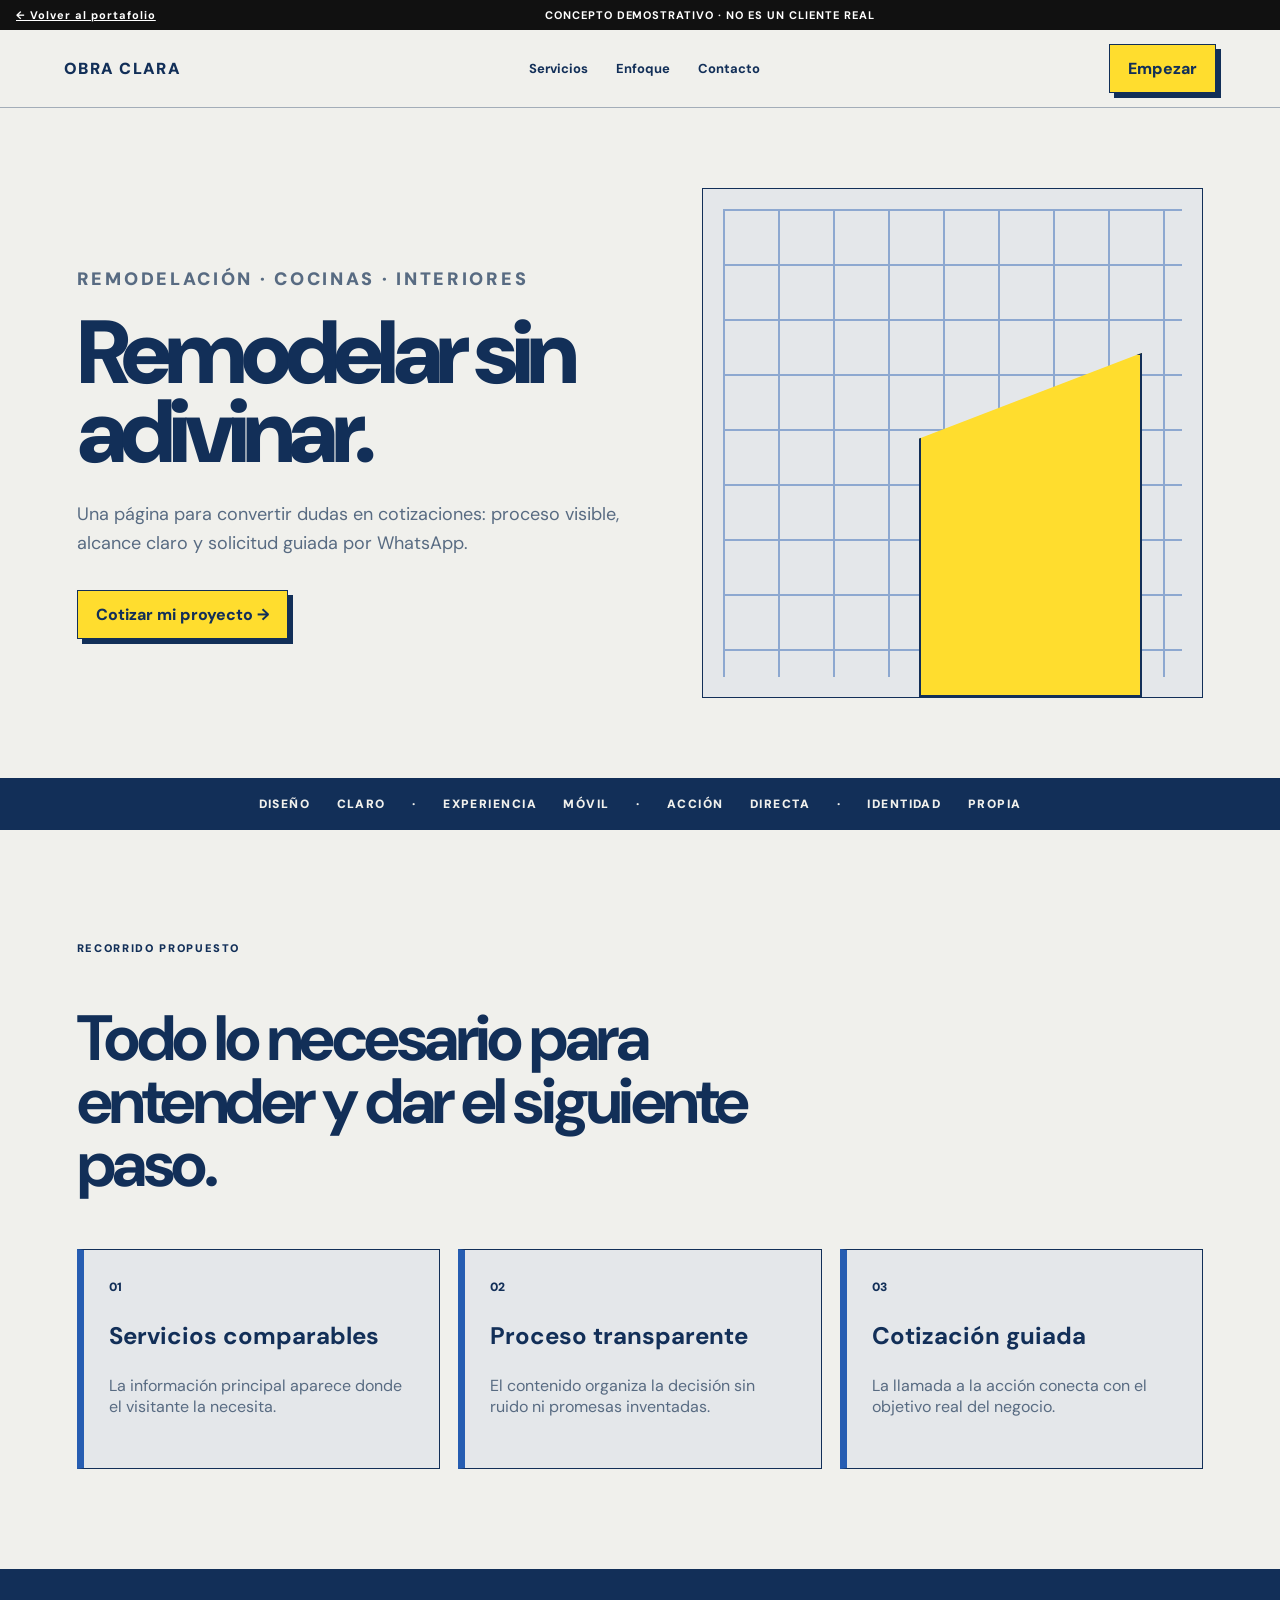
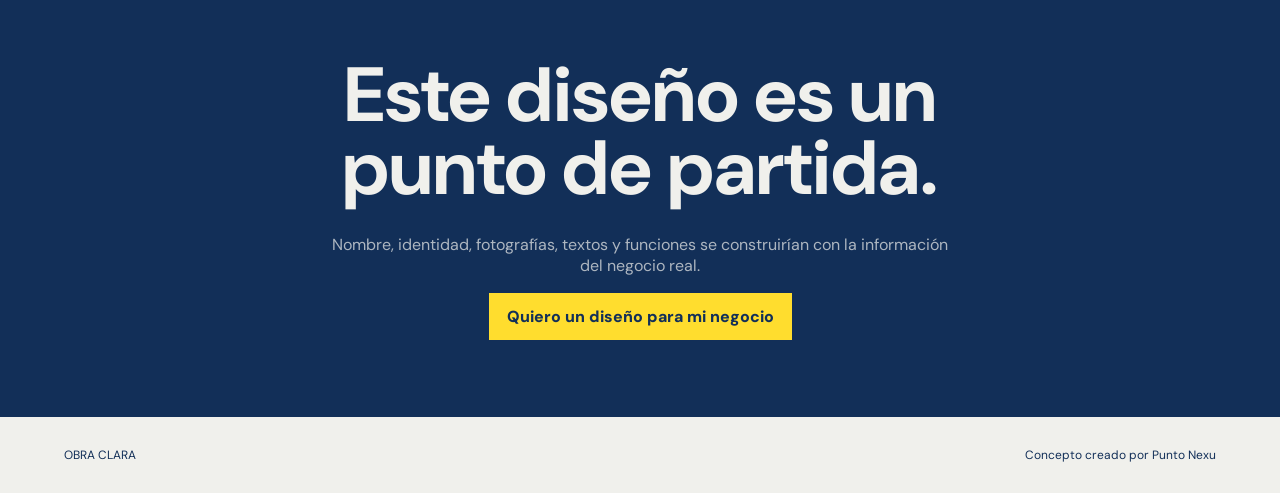
<file: portfolio/obra-clara/index.html>
<!doctype html><html lang="es"><head><meta charset="utf-8"><meta name="viewport" content="width=device-width,initial-scale=1"><title>OBRA CLARA | Concepto Punto Nexu</title><meta name="description" content="Concepto demostrativo de diseño web para Remodelación · Cocinas · Interiores."><link rel="stylesheet" href="../demo.css"></head><body class="obra"><div class="concept"><a href="../">← Volver al portafolio</a>CONCEPTO DEMOSTRATIVO · NO ES UN CLIENTE REAL</div><header class="site-nav"><span class="logo">OBRA CLARA</span><nav><a href="#servicios">Servicios</a><a href="#enfoque">Enfoque</a><a href="#contacto">Contacto</a></nav><a class="nav-btn" href="#contacto">Empezar</a></header><main><section class="hero"><div><p class="eyebrow">Remodelación · Cocinas · Interiores</p><h1>Remodelar sin adivinar.</h1><p>Una página para convertir dudas en cotizaciones: proceso visible, alcance claro y solicitud guiada por WhatsApp.</p><a href="#contacto">Cotizar mi proyecto →</a></div><div class="art" aria-label="Composición gráfica demostrativa"></div></section><div class="ticker">DISEÑO CLARO · EXPERIENCIA MÓVIL · ACCIÓN DIRECTA · IDENTIDAD PROPIA</div><section class="features" id="servicios"><p class="eyebrow">Recorrido propuesto</p><h2>Todo lo necesario para entender y dar el siguiente paso.</h2><div class="feature-grid"><article><span>01</span><h3>Servicios comparables</h3><p>La información principal aparece donde el visitante la necesita.</p></article><article><span>02</span><h3>Proceso transparente</h3><p>El contenido organiza la decisión sin ruido ni promesas inventadas.</p></article><article><span>03</span><h3>Cotización guiada</h3><p>La llamada a la acción conecta con el objetivo real del negocio.</p></article></div></section><section class="final" id="contacto"><h2>Este diseño es un punto de partida.</h2><p>Nombre, identidad, fotografías, textos y funciones se construirían con la información del negocio real.</p><a href="../../index.html#contacto">Quiero un diseño para mi negocio</a></section></main><footer class="site-footer"><span>OBRA CLARA</span><span>Concepto creado por Punto Nexu</span></footer></body></html>
</file>
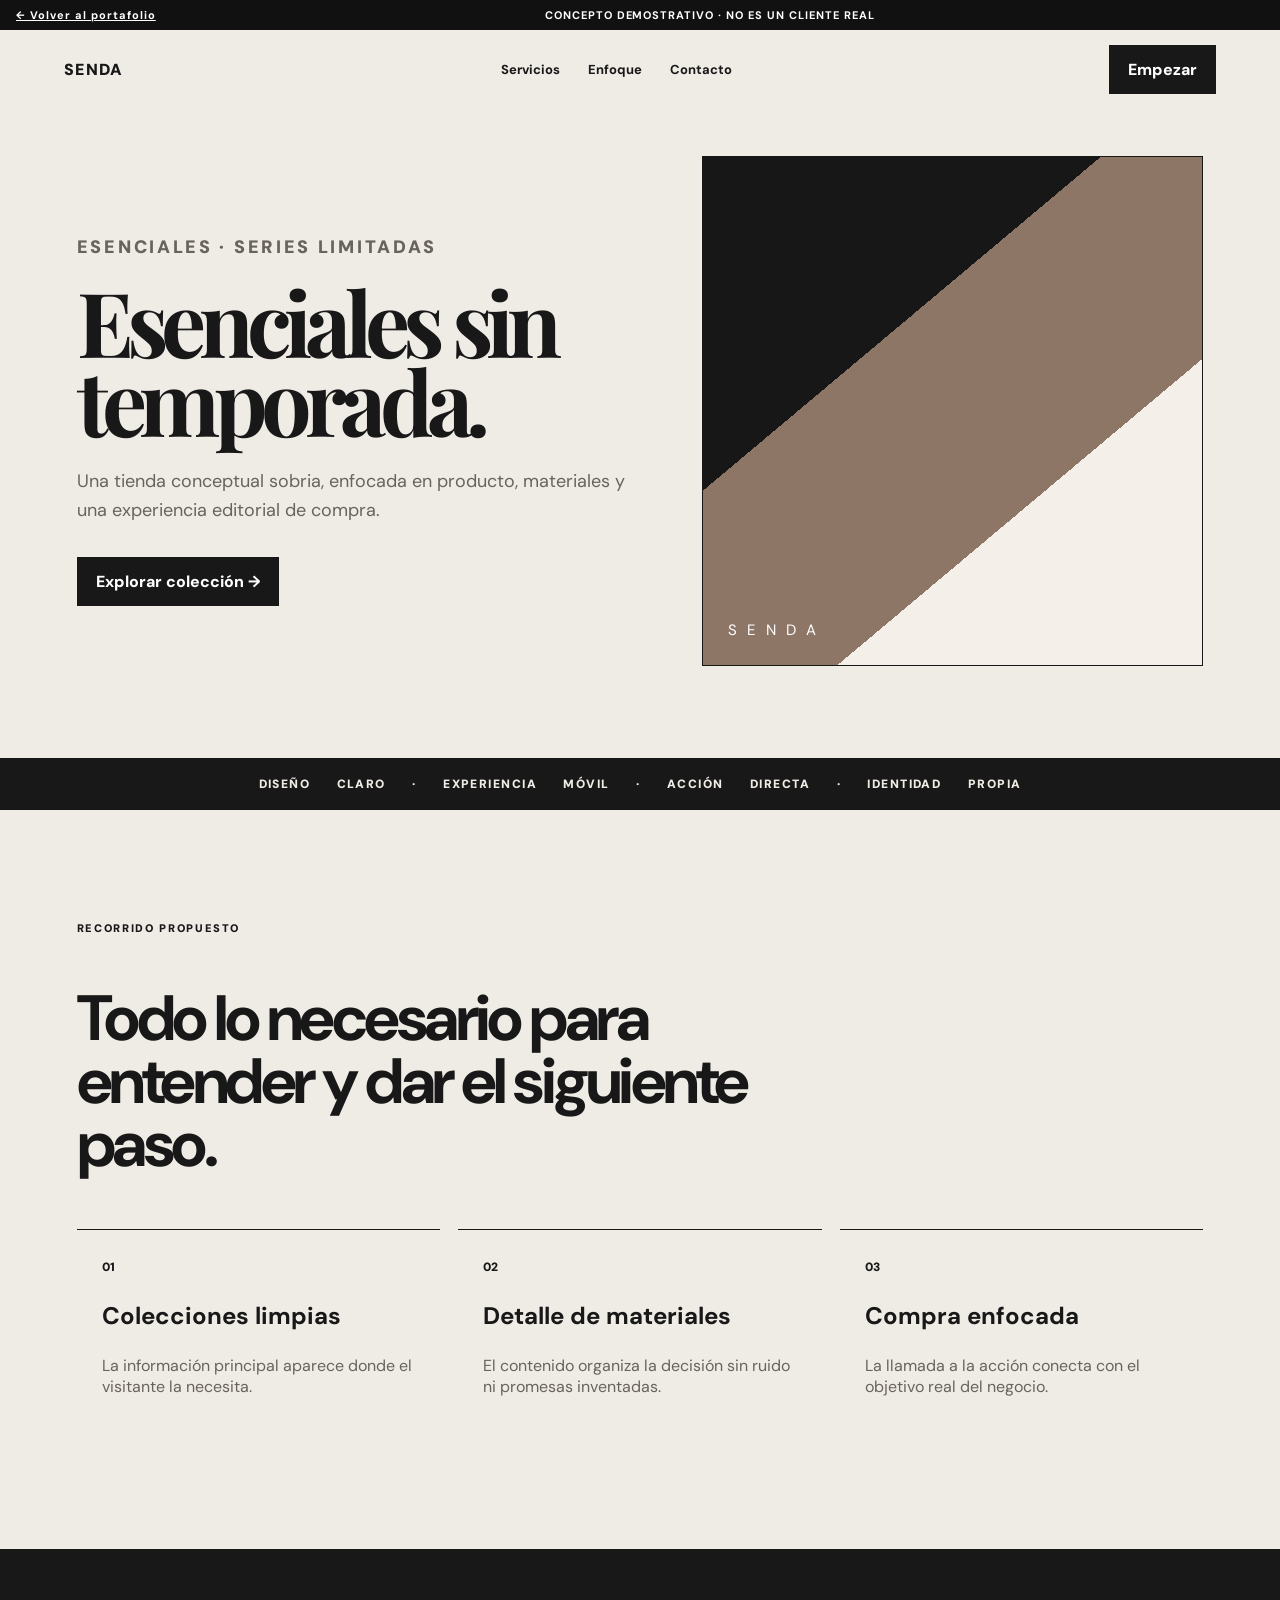
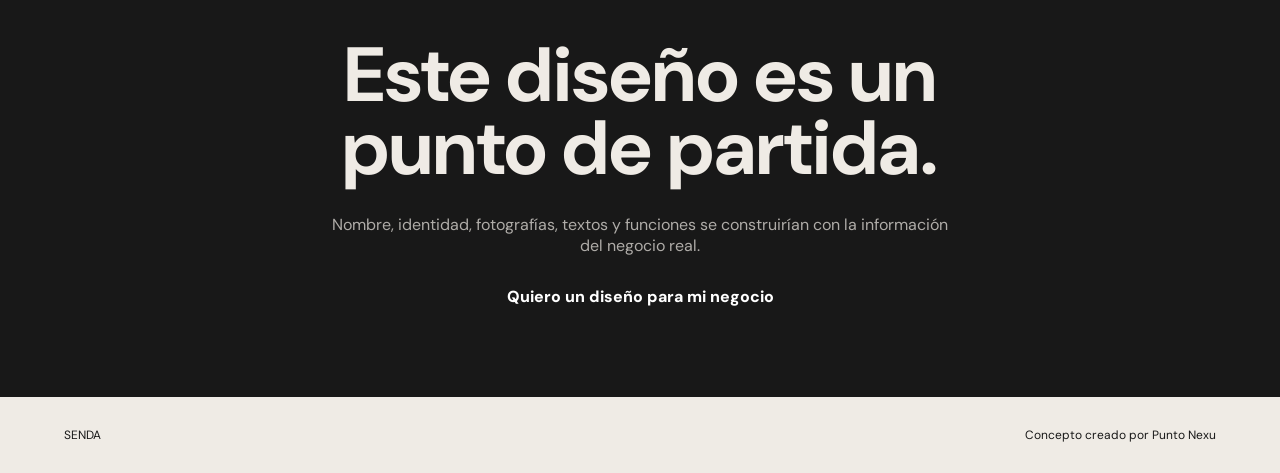
<file: portfolio/senda-moda/index.html>
<!doctype html><html lang="es"><head><meta charset="utf-8"><meta name="viewport" content="width=device-width,initial-scale=1"><title>SENDA | Concepto Punto Nexu</title><meta name="description" content="Concepto demostrativo de diseño web para Esenciales · Series limitadas."><link rel="stylesheet" href="../demo.css"></head><body class="senda"><div class="concept"><a href="../">← Volver al portafolio</a>CONCEPTO DEMOSTRATIVO · NO ES UN CLIENTE REAL</div><header class="site-nav"><span class="logo">SENDA</span><nav><a href="#servicios">Servicios</a><a href="#enfoque">Enfoque</a><a href="#contacto">Contacto</a></nav><a class="nav-btn" href="#contacto">Empezar</a></header><main><section class="hero"><div><p class="eyebrow">Esenciales · Series limitadas</p><h1>Esenciales sin temporada.</h1><p>Una tienda conceptual sobria, enfocada en producto, materiales y una experiencia editorial de compra.</p><a href="#contacto">Explorar colección →</a></div><div class="art" aria-label="Composición gráfica demostrativa"></div></section><div class="ticker">DISEÑO CLARO · EXPERIENCIA MÓVIL · ACCIÓN DIRECTA · IDENTIDAD PROPIA</div><section class="features" id="servicios"><p class="eyebrow">Recorrido propuesto</p><h2>Todo lo necesario para entender y dar el siguiente paso.</h2><div class="feature-grid"><article><span>01</span><h3>Colecciones limpias</h3><p>La información principal aparece donde el visitante la necesita.</p></article><article><span>02</span><h3>Detalle de materiales</h3><p>El contenido organiza la decisión sin ruido ni promesas inventadas.</p></article><article><span>03</span><h3>Compra enfocada</h3><p>La llamada a la acción conecta con el objetivo real del negocio.</p></article></div></section><section class="final" id="contacto"><h2>Este diseño es un punto de partida.</h2><p>Nombre, identidad, fotografías, textos y funciones se construirían con la información del negocio real.</p><a href="../../index.html#contacto">Quiero un diseño para mi negocio</a></section></main><footer class="site-footer"><span>SENDA</span><span>Concepto creado por Punto Nexu</span></footer></body></html>
</file>
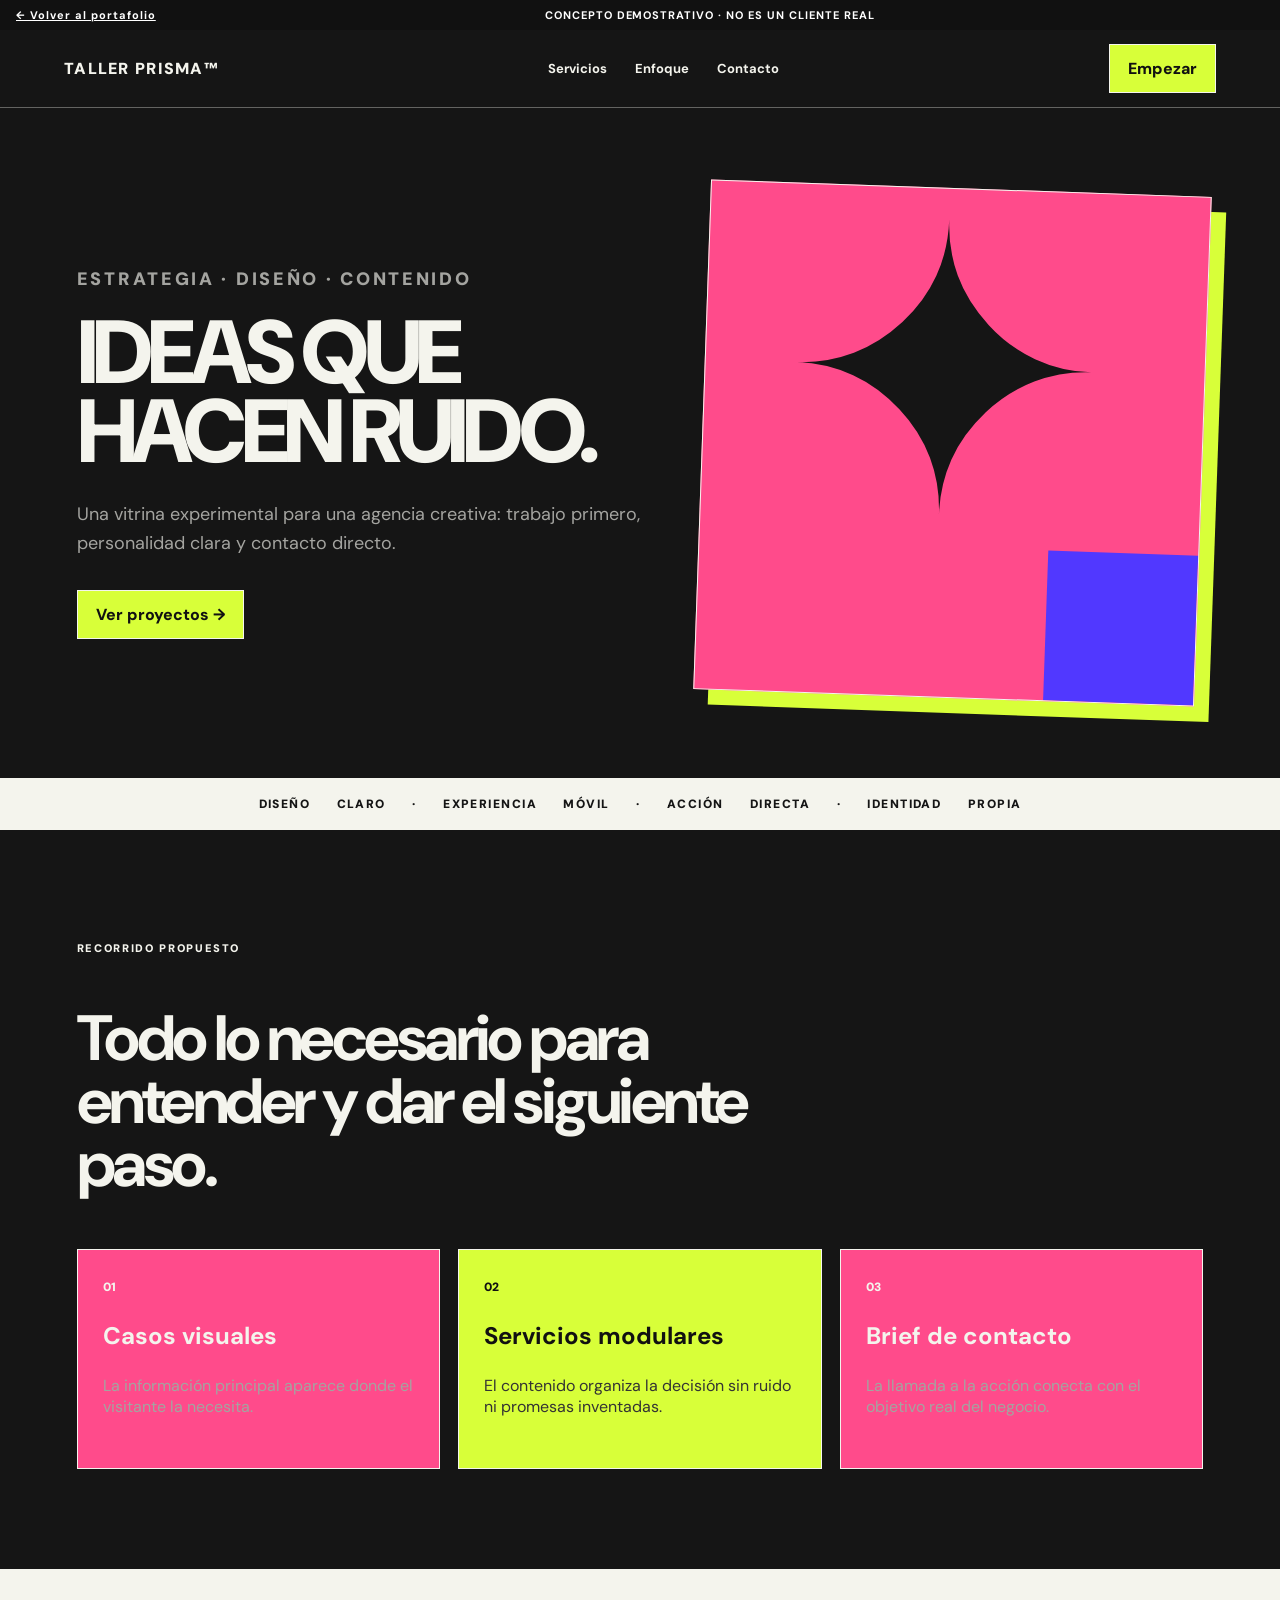
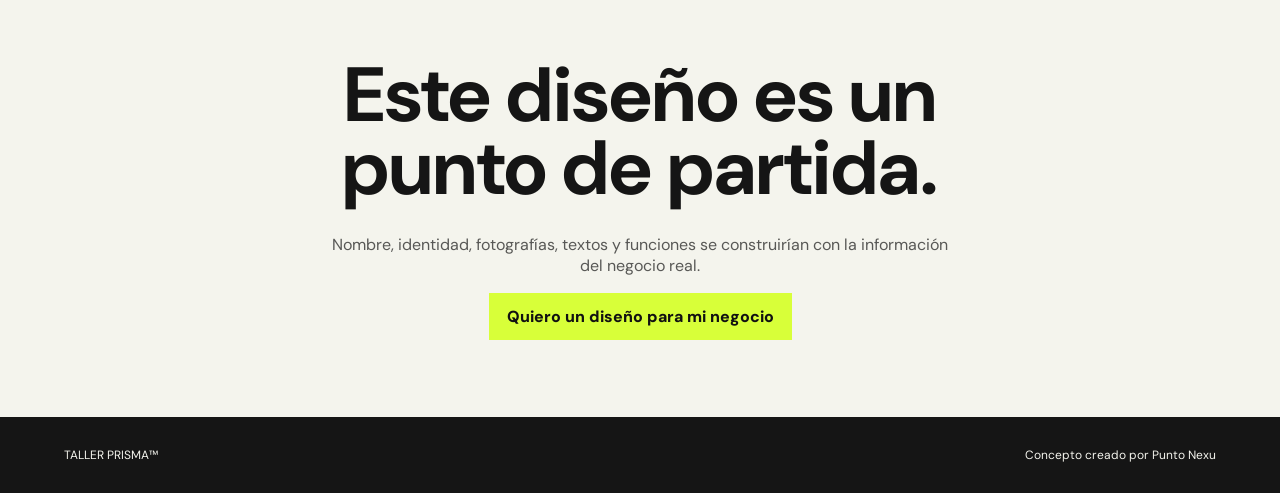
<file: portfolio/taller-prisma/index.html>
<!doctype html><html lang="es"><head><meta charset="utf-8"><meta name="viewport" content="width=device-width,initial-scale=1"><title>TALLER PRISMA™ | Concepto Punto Nexu</title><meta name="description" content="Concepto demostrativo de diseño web para Estrategia · Diseño · Contenido."><link rel="stylesheet" href="../demo.css"></head><body class="prisma"><div class="concept"><a href="../">← Volver al portafolio</a>CONCEPTO DEMOSTRATIVO · NO ES UN CLIENTE REAL</div><header class="site-nav"><span class="logo">TALLER PRISMA™</span><nav><a href="#servicios">Servicios</a><a href="#enfoque">Enfoque</a><a href="#contacto">Contacto</a></nav><a class="nav-btn" href="#contacto">Empezar</a></header><main><section class="hero"><div><p class="eyebrow">Estrategia · Diseño · Contenido</p><h1>Ideas que hacen ruido.</h1><p>Una vitrina experimental para una agencia creativa: trabajo primero, personalidad clara y contacto directo.</p><a href="#contacto">Ver proyectos →</a></div><div class="art" aria-label="Composición gráfica demostrativa"></div></section><div class="ticker">DISEÑO CLARO · EXPERIENCIA MÓVIL · ACCIÓN DIRECTA · IDENTIDAD PROPIA</div><section class="features" id="servicios"><p class="eyebrow">Recorrido propuesto</p><h2>Todo lo necesario para entender y dar el siguiente paso.</h2><div class="feature-grid"><article><span>01</span><h3>Casos visuales</h3><p>La información principal aparece donde el visitante la necesita.</p></article><article><span>02</span><h3>Servicios modulares</h3><p>El contenido organiza la decisión sin ruido ni promesas inventadas.</p></article><article><span>03</span><h3>Brief de contacto</h3><p>La llamada a la acción conecta con el objetivo real del negocio.</p></article></div></section><section class="final" id="contacto"><h2>Este diseño es un punto de partida.</h2><p>Nombre, identidad, fotografías, textos y funciones se construirían con la información del negocio real.</p><a href="../../index.html#contacto">Quiero un diseño para mi negocio</a></section></main><footer class="site-footer"><span>TALLER PRISMA™</span><span>Concepto creado por Punto Nexu</span></footer></body></html>
</file>
<file: styles.css>
@import url('https://fonts.googleapis.com/css2?family=Archivo+Black&family=Manrope:wght@400;500;600;700;800&display=swap');

:root {
  --ink: #102a43;
  --paper: #f8fafc;
  --white: #ffffff;
  --blue: #185adb;
  --blue-dark: #0d3ea5;
  --orange: #ff8a34;
  --mint: #c9f2df;
  --muted: #52667a;
  --line: #cad5df;
  --shadow: 0 24px 60px rgba(16, 42, 67, .13);
}

* { box-sizing: border-box; }
html { scroll-behavior: smooth; }
body { margin: 0; background: var(--paper); color: var(--ink); font-family: "Manrope", sans-serif; line-height: 1.6; }
a { color: inherit; }
button, input, select { font: inherit; }
.skip-link { position: fixed; left: 1rem; top: -5rem; z-index: 100; background: var(--ink); color: white; padding: .75rem 1rem; }
.skip-link:focus { top: 1rem; }

.site-header { height: 92px; max-width: 1280px; margin: auto; padding: 0 32px; display: flex; align-items: center; justify-content: space-between; border-bottom: 1px solid var(--line); }
.brand { display: inline-flex; gap: 10px; align-items: center; text-decoration: none; font: 800 15px/13px "Manrope", sans-serif; letter-spacing: -.04em; }
.brand-mark { width: 34px; height: 34px; position: relative; display: block; }
.brand-mark i { position: absolute; display: block; width: 10px; height: 10px; border-radius: 50%; background: var(--blue); }
.brand-mark i:nth-child(1) { left: 0; top: 12px; }
.brand-mark i:nth-child(2) { right: 0; top: 0; background: var(--orange); }
.brand-mark i:nth-child(3) { right: 0; bottom: 0; background: var(--ink); }
.brand-mark::before, .brand-mark::after { content: ""; position: absolute; height: 2px; width: 21px; left: 7px; top: 16px; background: var(--ink); transform-origin: left; }
.brand-mark::before { transform: rotate(-33deg); }
.brand-mark::after { transform: rotate(33deg); }
nav { display: flex; align-items: center; gap: 28px; }
nav a { font-size: 14px; font-weight: 700; text-decoration: none; }
nav a:hover { color: var(--blue); }
.nav-cta { border: 1.5px solid var(--ink); padding: 10px 16px; box-shadow: 4px 4px 0 var(--ink); }
.nav-cta:hover { background: var(--ink); color: white; box-shadow: none; transform: translate(2px, 2px); }
.menu-button { display: none; }

.hero { max-width: 1280px; min-height: 690px; margin: auto; padding: 72px 32px 80px; display: grid; grid-template-columns: 1.05fr .95fr; gap: 58px; align-items: center; overflow: hidden; }
.eyebrow { margin: 0 0 20px; color: var(--blue); text-transform: uppercase; letter-spacing: .14em; font-size: 12px; font-weight: 800; }
h1, h2, h3, p { text-wrap: balance; }
h1, h2 { font-family: "Archivo Black", Impact, sans-serif; font-weight: 400; line-height: .98; letter-spacing: -.045em; }
h1 { margin: 0; max-width: 760px; font-size: clamp(3.2rem, 6.2vw, 5.9rem); }
h1 span { color: var(--blue); }
.hero-lead { max-width: 650px; margin: 28px 0; color: var(--muted); font-size: 18px; }
.hero-actions { display: flex; align-items: center; gap: 24px; }
.button { min-height: 50px; display: inline-flex; justify-content: center; align-items: center; gap: 14px; border: 2px solid var(--ink); padding: 12px 20px; text-decoration: none; font-weight: 800; cursor: pointer; transition: transform .18s, box-shadow .18s, background .18s; }
.button-primary { background: var(--blue); color: white; box-shadow: 6px 6px 0 var(--ink); }
.button-primary:hover { background: var(--blue-dark); box-shadow: 2px 2px 0 var(--ink); transform: translate(3px, 3px); }
.button-secondary { background: var(--white); color: var(--ink); box-shadow: 5px 5px 0 var(--ink); }
.button-secondary:hover { box-shadow: 2px 2px 0 var(--ink); transform: translate(2px, 2px); }
.text-link { font-weight: 800; text-underline-offset: 5px; }
.hero-notes { display: flex; flex-wrap: wrap; gap: 8px 22px; margin: 34px 0 0; padding: 0; list-style: none; color: var(--muted); font-size: 12px; font-weight: 700; }
.hero-notes li::before { content: "✓"; margin-right: 7px; color: var(--blue); }
.audience-note { max-width: 620px; margin: 18px 0 0; padding-top: 16px; border-top: 1px solid var(--line); color: var(--muted); font-size: 12px; }
.audience-note strong { color: var(--ink); }

.nexu-demo { min-height: 520px; position: relative; border: 1px solid var(--line); background: linear-gradient(var(--paper) 1px, transparent 1px), linear-gradient(90deg, var(--paper) 1px, transparent 1px), var(--mint); background-size: 34px 34px; }
.demo-screen { position: absolute; width: 76%; top: 70px; left: 50%; transform: translateX(-50%) rotate(-2deg); background: white; border: 2px solid var(--ink); box-shadow: 12px 12px 0 var(--blue); }
.screen-bar { height: 38px; border-bottom: 1px solid var(--line); display: flex; align-items: center; gap: 6px; padding: 0 13px; }
.screen-bar b { width: 7px; height: 7px; border-radius: 50%; background: var(--line); }
.screen-content { min-height: 248px; padding: 34px; display: flex; flex-direction: column; justify-content: center; align-items: flex-start; }
.screen-content small { color: var(--blue); font-weight: 800; letter-spacing: .12em; }
.screen-content strong { margin: 13px 0 22px; font: 400 clamp(1.55rem, 2vw, 2.05rem)/1.04 "Archivo Black", Impact, sans-serif; }
.screen-content span { background: var(--orange); border: 1.5px solid var(--ink); padding: 9px 13px; font-size: 12px; font-weight: 800; }
.message-card { position: absolute; z-index: 2; right: -14px; bottom: 18px; display: flex; gap: 11px; align-items: center; width: 270px; padding: 15px; background: var(--ink); color: white; box-shadow: 7px 7px 0 var(--orange); }
.message-card .message-dot { color: #4de08f; }
.message-card div { display: flex; flex-direction: column; }
.message-card small { color: #a8bac9; font-size: 10px; }
.message-card strong { font-size: 12px; }
.route { position: absolute; z-index: 3; padding: 5px 8px; border: 1px solid var(--ink); background: var(--paper); font-size: 10px; font-weight: 800; text-transform: uppercase; letter-spacing: .08em; }
.route-a { left: -12px; top: 46px; }
.route-b { right: -6px; top: 22px; }
.route-c { left: 24px; bottom: 36px; }

.signal-strip { background: var(--ink); color: white; padding: 22px max(32px, calc((100vw - 1216px) / 2)); display: flex; justify-content: space-between; gap: 30px; }
.signal-strip p { margin: 0; font-size: 13px; }
.signal-strip strong { color: var(--orange); margin-right: 8px; }
.section { max-width: 1280px; margin: auto; padding: 112px 32px; }
.section-intro { display: grid; grid-template-columns: 1.1fr .9fr; column-gap: 80px; align-items: end; }
.section-intro .eyebrow { grid-column: 1 / -1; }
h2 { margin: 0; font-size: clamp(2.7rem, 5vw, 4.9rem); }
.section-intro > p:last-child { margin: 0; color: var(--muted); font-size: 17px; }
.service-list { margin-top: 70px; border-top: 2px solid var(--ink); }
.service-list article { display: grid; grid-template-columns: 100px 1fr; padding: 28px 0; border-bottom: 1px solid var(--line); transition: padding .2s, background .2s; }
.service-list article:hover { padding-left: 16px; background: white; }
.service-icon { font: 400 32px/1 "Archivo Black", Impact, sans-serif; color: var(--blue); }
.service-list h3 { margin: 0 0 7px; font-size: 24px; }
.service-list p { max-width: 680px; margin: 0; color: var(--muted); }

.process { max-width: none; padding-left: max(32px, calc((100vw - 1216px) / 2)); padding-right: max(32px, calc((100vw - 1216px) / 2)); background: var(--orange); display: grid; grid-template-columns: .85fr 1.15fr; gap: 80px; }
.process .eyebrow { color: var(--ink); }
.steps { margin: 0; padding: 0; list-style: none; border-top: 2px solid var(--ink); }
.steps li { display: grid; grid-template-columns: 70px 1fr; gap: 20px; padding: 23px 0; border-bottom: 1px solid rgba(16,42,67,.4); }
.steps li > span { font-family: "Archivo Black", Impact, sans-serif; }
.steps h3 { margin: 0 0 3px; font-size: 21px; }
.steps p { margin: 0; color: #263e52; }

.portfolio { background: #f5f1e8; }
.portfolio-grid { display: grid; grid-template-columns: repeat(3, 1fr); gap: 18px; margin-top: 70px; }
.portfolio-card { min-height: 310px; position: relative; overflow: hidden; display: flex; flex-direction: column; justify-content: space-between; padding: 25px; border: 2px solid var(--ink); color: var(--ink); text-decoration: none; transition: transform .2s, box-shadow .2s; }
.portfolio-card:hover { transform: translateY(-5px); box-shadow: 8px 8px 0 var(--ink); }
.portfolio-card::after { content: ""; position: absolute; width: 180px; height: 220px; right: -30px; top: 55px; border-radius: 50%; background: rgba(255,255,255,.45); transform: rotate(24deg); }
.portfolio-card span, .portfolio-card strong, .portfolio-card small { position: relative; z-index: 1; }
.portfolio-card span { font-size: 10px; font-weight: 800; letter-spacing: .1em; }
.portfolio-card strong { max-width: 80%; font-size: clamp(2rem, 3vw, 3.2rem); line-height: .95; letter-spacing: -.055em; }
.portfolio-card small { font-size: 13px; font-weight: 700; }
.concept-alma { background: #d5dfd1; color: #283c30; }
.concept-bruma { background: #b84c2d; color: #fff4df; }
.concept-nomada { background: #a9d8ff; }
.concept-prisma { background: #171717; color: #d8ff39; }
.concept-senda { background: #ded5cb; }
.concept-obra { background: #ffdd2e; color: #122f58; }
.portfolio-action { display: flex; justify-content: space-between; align-items: center; gap: 28px; margin-top: 34px; }
.portfolio-action p { max-width: 420px; color: var(--muted); }
.portfolio-buttons { display: flex; align-items: center; gap: 24px; }

.assurance { display: grid; grid-template-columns: 1fr 1fr; gap: 80px; align-items: center; }
.assurance-visual { min-height: 510px; position: relative; overflow: hidden; padding: 66px 40px; border: 2px solid var(--ink); background: var(--mint); }
.device { position: absolute; border: 2px solid var(--ink); background: white; box-shadow: 9px 9px 0 var(--blue); }
.device-desktop { width: 76%; left: 7%; top: 68px; }
.device-bar { height: 32px; display: flex; align-items: center; gap: 5px; padding: 0 11px; border-bottom: 1px solid var(--line); }
.device-bar i { width: 6px; height: 6px; border-radius: 50%; background: var(--line); }
.device-page { min-height: 275px; display: flex; flex-direction: column; align-items: flex-start; justify-content: center; padding: 28px; }
.device-page span { color: var(--blue); text-transform: uppercase; letter-spacing: .12em; font-size: 9px; font-weight: 800; }
.device-page strong { max-width: 380px; margin: 12px 0 20px; font: 400 clamp(1.35rem, 2.3vw, 2.1rem)/1.05 "Archivo Black", Impact, sans-serif; }
.device-page b { padding: 8px 11px; border: 1.5px solid var(--ink); background: var(--orange); font-size: 10px; }
.device-lines { width: 100%; display: grid; grid-template-columns: repeat(3, 1fr); gap: 8px; margin-top: 25px; }
.device-lines i { height: 35px; background: #e7edf2; }
.device-mobile { z-index: 2; width: 34%; min-width: 150px; right: 4%; bottom: 55px; border-radius: 18px; box-shadow: 7px 7px 0 var(--orange); }
.device-mobile .device-page { min-height: 265px; padding: 20px 16px; }
.device-mobile .device-page strong { font-size: 1.1rem; }
.mobile-speaker { width: 32px; height: 3px; margin: 10px auto -6px; border-radius: 2px; background: var(--ink); }
.delivery-label { position: absolute; z-index: 3; left: 24px; bottom: 20px; max-width: 270px; padding: 8px 10px; border: 1.5px solid var(--ink); background: var(--paper); font-size: 10px; font-weight: 800; text-transform: uppercase; letter-spacing: .06em; }
.assurance-copy h2 { font-size: clamp(2.5rem, 4.3vw, 4.3rem); }
.assurance-lead { margin: 26px 0 24px; color: var(--muted); font-size: 16px; }
.trust-list { margin: 0; padding: 0; list-style: none; border-top: 2px solid var(--ink); }
.trust-list li { display: grid; gap: 3px; padding: 14px 0 14px 28px; border-bottom: 1px solid var(--line); }
.trust-list li::before { content: "✓"; float: left; margin-left: -28px; grid-row: 1 / 3; color: var(--blue); font-weight: 800; }
.trust-list strong { font-size: 14px; }
.trust-list span { color: var(--muted); font-size: 12px; }

.plans-intro { align-items: center; }
.plan-grid { display: grid; grid-template-columns: repeat(3, 1fr); gap: 20px; margin-top: 70px; align-items: stretch; }
.plan-card { position: relative; display: flex; flex-direction: column; padding: 32px; border: 2px solid var(--ink); background: white; }
.plan-card.featured { transform: translateY(-14px); background: var(--mint); box-shadow: 10px 10px 0 var(--ink); }
.recommendation { position: absolute; top: -19px; right: 18px; margin: 0; padding: 6px 10px; border: 1.5px solid var(--ink); background: var(--orange); text-transform: uppercase; font-size: 10px; font-weight: 800; letter-spacing: .1em; }
.plan-name { margin: 0; color: var(--blue); text-transform: uppercase; font-size: 12px; font-weight: 800; letter-spacing: .1em; }
.plan-card h3 { margin: 10px 0; font: 400 36px/1 "Archivo Black", Impact, sans-serif; letter-spacing: -.04em; }
.plan-for { min-height: 52px; margin: 0 0 22px; color: var(--muted); font-size: 14px; }
.plan-card ul { flex: 1; margin: 0 0 30px; padding: 0; list-style: none; }
.plan-card li { padding: 8px 0 8px 22px; border-bottom: 1px solid var(--line); font-size: 13px; }
.plan-card li::before { content: "✓"; float: left; margin-left: -22px; color: var(--blue); font-weight: 800; }
.payment-note { margin: 36px 0 0; text-align: center; color: var(--muted); font-size: 13px; }
.scope-note { max-width: 760px; margin: 10px auto 0; text-align: center; color: var(--muted); font-size: 11px; }

.faq { border-top: 1px solid var(--line); }
.faq .section-intro { align-items: start; }
.faq-list { margin-top: 64px; border-top: 2px solid var(--ink); }
.faq details { border-bottom: 1px solid var(--line); background: transparent; }
.faq details[open] { background: var(--white); }
.faq summary { position: relative; padding: 24px 54px 24px 18px; cursor: pointer; list-style: none; font-size: 17px; font-weight: 800; }
.faq summary::-webkit-details-marker { display: none; }
.faq summary::after { content: "+"; position: absolute; right: 20px; top: 50%; transform: translateY(-50%); color: var(--blue); font: 400 26px/1 "Archivo Black", Impact, sans-serif; }
.faq details[open] summary::after { content: "−"; }
.faq details p { max-width: 760px; margin: -6px 54px 0 18px; padding: 0 0 24px; color: var(--muted); }

.contact { max-width: 1280px; margin: 40px auto 0; padding: 80px; display: grid; grid-template-columns: 1fr 1fr; gap: 80px; background: var(--ink); color: white; }
.contact .eyebrow { color: var(--orange); }
.contact h2 { font-size: clamp(2.5rem, 4.2vw, 4.1rem); }
.contact-copy > p:last-child { color: #b9c7d3; }
form { display: grid; gap: 18px; }
label { display: grid; gap: 7px; font-size: 12px; font-weight: 800; }
input, select { width: 100%; border: 0; border-bottom: 1px solid #6e8192; border-radius: 0; outline: 0; padding: 12px 2px; background: transparent; color: white; }
input::placeholder { color: #9dabb7; }
select option { color: var(--ink); }
input:focus, select:focus { border-color: var(--orange); box-shadow: 0 2px 0 var(--orange); }
form .button { width: 100%; margin-top: 10px; border-color: white; background: var(--orange); color: var(--ink); box-shadow: 5px 5px 0 white; }
.form-note { margin: 0; color: #9dabb7; font-size: 10px; text-align: center; }

footer { max-width: 1280px; margin: auto; padding: 60px 32px 32px; display: grid; grid-template-columns: 1fr 1.4fr 1fr; align-items: start; gap: 30px; }
footer p { margin: 0; color: var(--muted); font-size: 13px; }
footer > div { display: flex; justify-content: flex-end; gap: 18px; font-size: 13px; font-weight: 700; }
footer small { grid-column: 1 / -1; margin-top: 35px; padding-top: 18px; border-top: 1px solid var(--line); color: var(--muted); }
.whatsapp-float { position: fixed; z-index: 40; right: 24px; bottom: 24px; display: inline-flex; align-items: center; gap: 8px; padding: 12px 16px; border: 2px solid var(--ink); background: #35d275; color: var(--ink); box-shadow: 5px 5px 0 var(--ink); text-decoration: none; font-size: 13px; font-weight: 800; transition: transform .18s, box-shadow .18s; }
.whatsapp-symbol { font-size: 10px; letter-spacing: -.03em; }
.whatsapp-float:hover { transform: translate(3px, 3px); box-shadow: 2px 2px 0 var(--ink); }

:focus-visible { outline: 3px solid var(--orange); outline-offset: 4px; }
@media (prefers-reduced-motion: reduce) { html { scroll-behavior: auto; } * { transition: none !important; } }

@media (max-width: 900px) {
  .site-header { height: 76px; padding: 0 20px; }
  .menu-button { display: block; border: 1.5px solid var(--ink); background: transparent; padding: 8px 12px; font-weight: 800; }
  nav { position: absolute; z-index: 20; top: 76px; left: 0; right: 0; display: none; padding: 20px; background: var(--paper); border-bottom: 2px solid var(--ink); }
  nav.open { display: grid; }
  .nav-cta { text-align: center; }
  .hero { min-height: 0; grid-template-columns: 1fr; padding: 60px 20px; gap: 56px; }
  .nexu-demo { min-height: 480px; }
  .message-card { right: 12px; bottom: 18px; }
  .signal-strip { padding: 20px; flex-direction: column; gap: 8px; }
  .section { padding: 84px 20px; }
  .section-intro, .process, .contact, .assurance { grid-template-columns: 1fr; }
  .section-intro { gap: 28px; }
  .process { gap: 50px; padding-left: 20px; padding-right: 20px; }
  .plan-grid { grid-template-columns: 1fr; }
  .portfolio-grid { grid-template-columns: 1fr; }
  .portfolio-card { min-height: 260px; }
  .portfolio-action { align-items: flex-start; flex-direction: column; }
  .portfolio-buttons { align-items: flex-start; flex-direction: column; }
  .assurance { gap: 50px; }
  .assurance-visual { min-height: 480px; }
  .plan-card.featured { transform: none; }
  .contact { margin-top: 0; padding: 70px 20px; gap: 50px; }
  footer { padding: 50px 20px 28px; grid-template-columns: 1fr; }
  footer > div { justify-content: flex-start; }
  footer small { grid-column: 1; }
  .faq-list { margin-top: 44px; }
}

@media (max-width: 560px) {
  h1 { font-size: clamp(2.35rem, 11vw, 3rem); letter-spacing: -.055em; }
  .hero-actions { align-items: stretch; flex-direction: column; }
  .text-link { text-align: center; }
  .hero-notes { display: grid; }
  .nexu-demo { min-height: 430px; }
  .demo-screen { width: 88%; top: 52px; }
  .screen-content { min-height: 210px; padding: 25px; }
  .message-card { width: 238px; right: 6px; bottom: 18px; padding: 12px; }
  .message-card strong { font-size: 10px; line-height: 1.3; }
  .route-a { left: 4px; }
  .route-b { right: 4px; }
  .route-c { display: block; left: 8px; bottom: 68px; z-index: 4; }
  .service-list article { grid-template-columns: 52px 1fr; }
  .steps li { grid-template-columns: 48px 1fr; }
  .plan-card { padding: 26px 22px; }
  .assurance-visual { min-height: 405px; padding: 36px 18px; }
  .device-desktop { width: 84%; left: 4%; top: 45px; }
  .device-page { min-height: 220px; padding: 20px; }
  .device-page strong { font-size: 1.35rem; }
  .device-mobile { width: 38%; min-width: 128px; right: 3%; bottom: 48px; }
  .device-mobile .device-page { min-height: 210px; padding: 14px 12px; }
  .device-mobile .device-page strong { font-size: .9rem; }
  .device-lines { display: none; }
  .delivery-label { left: 14px; bottom: 14px; max-width: 215px; }
  .faq summary { padding-left: 0; }
  .faq details p { margin-left: 0; margin-right: 30px; }
  .whatsapp-float { width: 48px; height: 48px; right: 14px; bottom: 14px; justify-content: center; padding: 0; border-radius: 50%; box-shadow: 3px 3px 0 var(--ink); }
  .whatsapp-float .whatsapp-label { position: absolute; width: 1px; height: 1px; overflow: hidden; clip: rect(0 0 0 0); white-space: nowrap; }
  .whatsapp-symbol { font-size: 12px; }
}
</file>
<file: portfolio/portfolio.css>
@import url('https://fonts.googleapis.com/css2?family=DM+Sans:wght@400;600;800&family=Playfair+Display:wght@700&display=swap');
*{box-sizing:border-box}body{margin:0;background:#f3f0e9;color:#161616;font-family:"DM Sans",sans-serif}a{color:inherit}header{position:sticky;top:0;z-index:5;display:flex;justify-content:space-between;align-items:center;gap:18px;padding:18px clamp(18px,4vw,60px);background:#f3f0e9eF;border-bottom:1px solid #222;font-size:12px;font-weight:800;letter-spacing:.08em}.back,.cta{text-decoration:none}.cta{background:#171717;color:white;padding:11px 15px}.intro{max-width:1100px;padding:100px 28px 70px;margin:auto}.kicker{font-size:12px;font-weight:800;text-transform:uppercase;letter-spacing:.14em}.intro h1{max-width:900px;margin:18px 0;font:700 clamp(3rem,7vw,6.7rem)/.92 "Playfair Display",serif;letter-spacing:-.05em}.intro>p:last-child{max-width:660px;color:#555;font-size:18px}.grid{max-width:1260px;margin:auto;padding:0 28px 100px;display:grid;grid-template-columns:1fr 1fr;gap:56px 28px}.card{position:relative;text-decoration:none}.num{position:absolute;right:14px;top:12px;z-index:2;font-size:11px;font-weight:800}.mock{height:420px;padding:28px;overflow:hidden;position:relative;border:1px solid #222;display:flex;flex-direction:column}.mock b{font-size:14px;letter-spacing:.12em}.mock strong{position:relative;z-index:1;margin:auto 0 20px;font-size:clamp(2.2rem,4vw,4.6rem);line-height:.9;letter-spacing:-.06em}.mock button{position:relative;z-index:1;align-self:flex-start;border:0;padding:12px 16px;font-weight:800}.mock i{position:absolute}.meta small{display:block;margin-top:18px;font-size:10px;font-weight:800;letter-spacing:.12em}.meta h2{margin:7px 0 0;font-size:25px}.meta p{margin:4px 0;color:#5b5b5b}.pilates .mock{background:#d7e2d1}.pilates .mock i{width:250px;height:340px;border-radius:50%;background:#f8eee2;right:-20px;top:45px;transform:rotate(25deg)}.pilates .mock strong{font-family:"Playfair Display",serif}.pilates button{background:#294735;color:white}.cafe .mock{background:#b84c2d;color:#fff}.cafe .mock i{width:210px;height:210px;border-radius:50%;background:#eab55d;right:35px;top:70px;box-shadow:-80px 100px 0 #4c261c}.cafe .mock strong{font-family:"Playfair Display",serif}.cafe button{background:#f5e5ce}.dog .mock{background:#a9d8ff}.dog .mock i{right:45px;top:40px;font-size:170px;color:#f37b42}.dog .mock strong{font-weight:800}.dog button{background:#fff;border:2px solid #171717}.agency .mock{background:#131313;color:#fff}.agency .mock i{right:15px;top:20px;font-size:250px;color:#d7ff32;font-style:normal}.agency .mock strong{font-weight:800;text-transform:uppercase}.agency button{background:#ff4e88}.fashion .mock{background:#e9e3dc}.fashion .mock i{width:38%;height:100%;right:0;top:0;background:linear-gradient(145deg,#1a1a1a 0 40%,#8d7465 40% 72%,#f5f0e9 72%)}.fashion .mock strong{font-family:"Playfair Display",serif;font-weight:700}.fashion button{background:#191919;color:#fff}.remodel .mock{background:#ececec}.remodel .mock:after{content:"";position:absolute;right:35px;top:40px;width:43%;height:75%;background:repeating-linear-gradient(90deg,#1956d1 0 2px,transparent 2px 42px),repeating-linear-gradient(#1956d1 0 2px,transparent 2px 42px);opacity:.5}.remodel .mock strong{font-weight:800}.remodel button{background:#ffdb33;border:2px solid #171717}.closing{max-width:1204px;margin:0 auto 80px;padding:36px;border:1px solid #222;display:flex;justify-content:space-between;gap:30px}.closing a{font-weight:800}footer{padding:32px;text-align:center;border-top:1px solid #aaa;color:#666;font-size:12px}@media(max-width:760px){header>span{display:none}.intro{padding-top:70px}.grid{grid-template-columns:1fr}.mock{height:360px}.closing{margin:0 18px 60px;flex-direction:column}.intro h1{font-size:3.4rem}}
</file>
<file: portfolio/demo.css>
@import url('https://fonts.googleapis.com/css2?family=DM+Sans:wght@400;500;700;900&family=Playfair+Display:ital,wght@0,700;1,600&display=swap');
*{box-sizing:border-box}html{scroll-behavior:smooth}body{margin:0;font-family:"DM Sans",sans-serif;color:var(--ink);background:var(--bg)}a{color:inherit}.concept{padding:8px 16px;text-align:center;background:#111;color:#fff;font-size:11px;font-weight:700;letter-spacing:.09em}.concept a{float:left}.site-nav{height:78px;display:flex;justify-content:space-between;align-items:center;padding:0 clamp(18px,5vw,72px);border-bottom:1px solid color-mix(in srgb,var(--ink) 35%,transparent)}.logo{font-weight:900;letter-spacing:.08em}.site-nav nav{display:flex;gap:28px;font-size:13px;font-weight:700}.site-nav nav a{text-decoration:none}.nav-btn,.hero a,.final a{padding:13px 18px;background:var(--accent);color:var(--button);text-decoration:none;font-weight:800;border:1px solid var(--ink)}.hero{min-height:650px;padding:80px clamp(18px,6vw,90px);display:grid;grid-template-columns:1.06fr .94fr;align-items:center;gap:60px}.eyebrow{text-transform:uppercase;font-size:11px;font-weight:900;letter-spacing:.15em}.hero h1{font-size:clamp(3.7rem,7vw,7.4rem);line-height:.88;letter-spacing:-.075em;margin:20px 0 28px}.hero p{max-width:570px;font-size:18px;line-height:1.6;color:var(--muted)}.hero a{display:inline-block;margin-top:14px}.art{height:510px;position:relative;overflow:hidden;background:var(--panel);border:1px solid var(--ink)}.art:before,.art:after{content:"";position:absolute}.ticker{padding:18px;background:var(--ink);color:var(--bg);font-size:12px;font-weight:900;text-align:center;letter-spacing:.12em;word-spacing:22px}.features{padding:100px clamp(18px,6vw,90px)}.features h2{max-width:780px;font-size:clamp(2.4rem,5vw,5rem);line-height:.98;letter-spacing:-.055em}.feature-grid{display:grid;grid-template-columns:repeat(3,1fr);gap:18px;margin-top:50px}.feature-grid article{min-height:220px;padding:25px;border:1px solid var(--ink);background:var(--panel)}.feature-grid span{font-size:12px;font-weight:900}.feature-grid h3{font-size:24px}.feature-grid p{color:var(--muted)}.final{padding:90px 24px;text-align:center;background:var(--ink);color:var(--bg)}.final h2{margin:0 auto 30px;max-width:800px;font-size:clamp(3rem,6vw,6rem);line-height:.94}.final p{margin:0 auto 30px;max-width:620px;color:color-mix(in srgb,var(--bg) 70%,transparent)}.site-footer{padding:30px clamp(18px,5vw,72px);display:flex;justify-content:space-between;font-size:12px}@media(max-width:760px){.concept a{display:none}.site-nav nav{display:none}.hero{grid-template-columns:1fr;min-height:0;padding-top:55px}.hero h1{font-size:3.8rem}.art{height:390px}.feature-grid{grid-template-columns:1fr}.site-footer{flex-direction:column;gap:8px}}
/* themes */
.alma{--bg:#f3eee5;--ink:#283c30;--muted:#607065;--accent:#283c30;--button:#fff;--panel:#d5dfd1}.alma .hero h1,.bruma .hero h1,.senda .hero h1{font-family:"Playfair Display",serif;font-weight:700}.alma .art{border-radius:48% 48% 12px 12px}.alma .art:before{width:75%;height:75%;border-radius:50%;background:#eed4c5;left:12%;top:12%}.alma .art:after{width:34%;height:85%;border-radius:50%;background:#536c5c;left:33%;top:24%;transform:rotate(24deg)}
.bruma{--bg:#f2dfc2;--ink:#45261d;--muted:#775d52;--accent:#a64228;--button:#fff;--panel:#bd5232}.bruma .art:before{width:300px;height:300px;border-radius:50%;background:#f3b954;right:10%;top:10%}.bruma .art:after{width:55%;height:52%;border-radius:50% 50% 8% 8%;background:#563020;left:9%;bottom:-10%}.bruma .feature-grid article:nth-child(2){background:#a64228;color:white}.bruma .feature-grid article:nth-child(2) p{color:#f2dfc2}
.nomada{--bg:#d9efff;--ink:#172c44;--muted:#526b84;--accent:#f47742;--button:#172c44;--panel:#a7d5ff}.nomada .site-nav,.nomada .feature-grid article,.nomada .art{border-width:2px}.nomada .hero h1{text-transform:uppercase;font-weight:900}.nomada .art:before{width:300px;height:300px;border-radius:50%;background:#f47742;right:-30px;top:-30px}.nomada .art:after{content:"◉";font-size:300px;color:#fff;left:55px;bottom:-70px}.nomada .feature-grid article{border-radius:22px}.nomada .nav-btn,.nomada .hero a{box-shadow:5px 5px 0 var(--ink)}
.prisma{--bg:#151515;--ink:#f4f4ed;--muted:#a4a4a0;--accent:#d8ff39;--button:#111;--panel:#ff4b8b}.prisma .hero h1{text-transform:uppercase;font-weight:900}.prisma .art{transform:rotate(2deg);box-shadow:15px 15px 0 #d8ff39}.prisma .art:before{content:"✦";font-size:390px;color:#151515;left:15%;top:-13%}.prisma .art:after{width:150px;height:150px;background:#5138ff;right:0;bottom:0}.prisma .feature-grid article:nth-child(2){background:#d8ff39;color:#111}.prisma .feature-grid article:nth-child(2) p{color:#333}
.senda{--bg:#efebe5;--ink:#181818;--muted:#68635d;--accent:#181818;--button:#fff;--panel:#d1c2b5}.senda .site-nav{border-bottom:0}.senda .hero{padding-top:35px}.senda .art:before{inset:0;background:linear-gradient(140deg,#171717 0 36%,#8e7666 36% 67%,#f4efe9 67%)}.senda .art:after{content:"SENDA";color:white;font-size:15px;letter-spacing:.7em;bottom:25px;left:25px}.senda .feature-grid article{border:0;border-top:1px solid var(--ink);background:transparent}
.obra{--bg:#f0f0ec;--ink:#122f58;--muted:#586b82;--accent:#ffdd2e;--button:#122f58;--panel:#e4e7ea}.obra .hero h1{font-weight:900}.obra .art:before{inset:20px;background:repeating-linear-gradient(90deg,#265db2 0 2px,transparent 2px 55px),repeating-linear-gradient(#265db2 0 2px,transparent 2px 55px);opacity:.45}.obra .art:after{width:44%;height:67%;right:12%;bottom:0;background:#ffdd2e;border:2px solid var(--ink);clip-path:polygon(0 25%,100% 0,100% 100%,0 100%)}.obra .feature-grid article{border-left:7px solid #265db2}.obra .nav-btn,.obra .hero a{box-shadow:5px 5px 0 var(--ink)}
</file>
